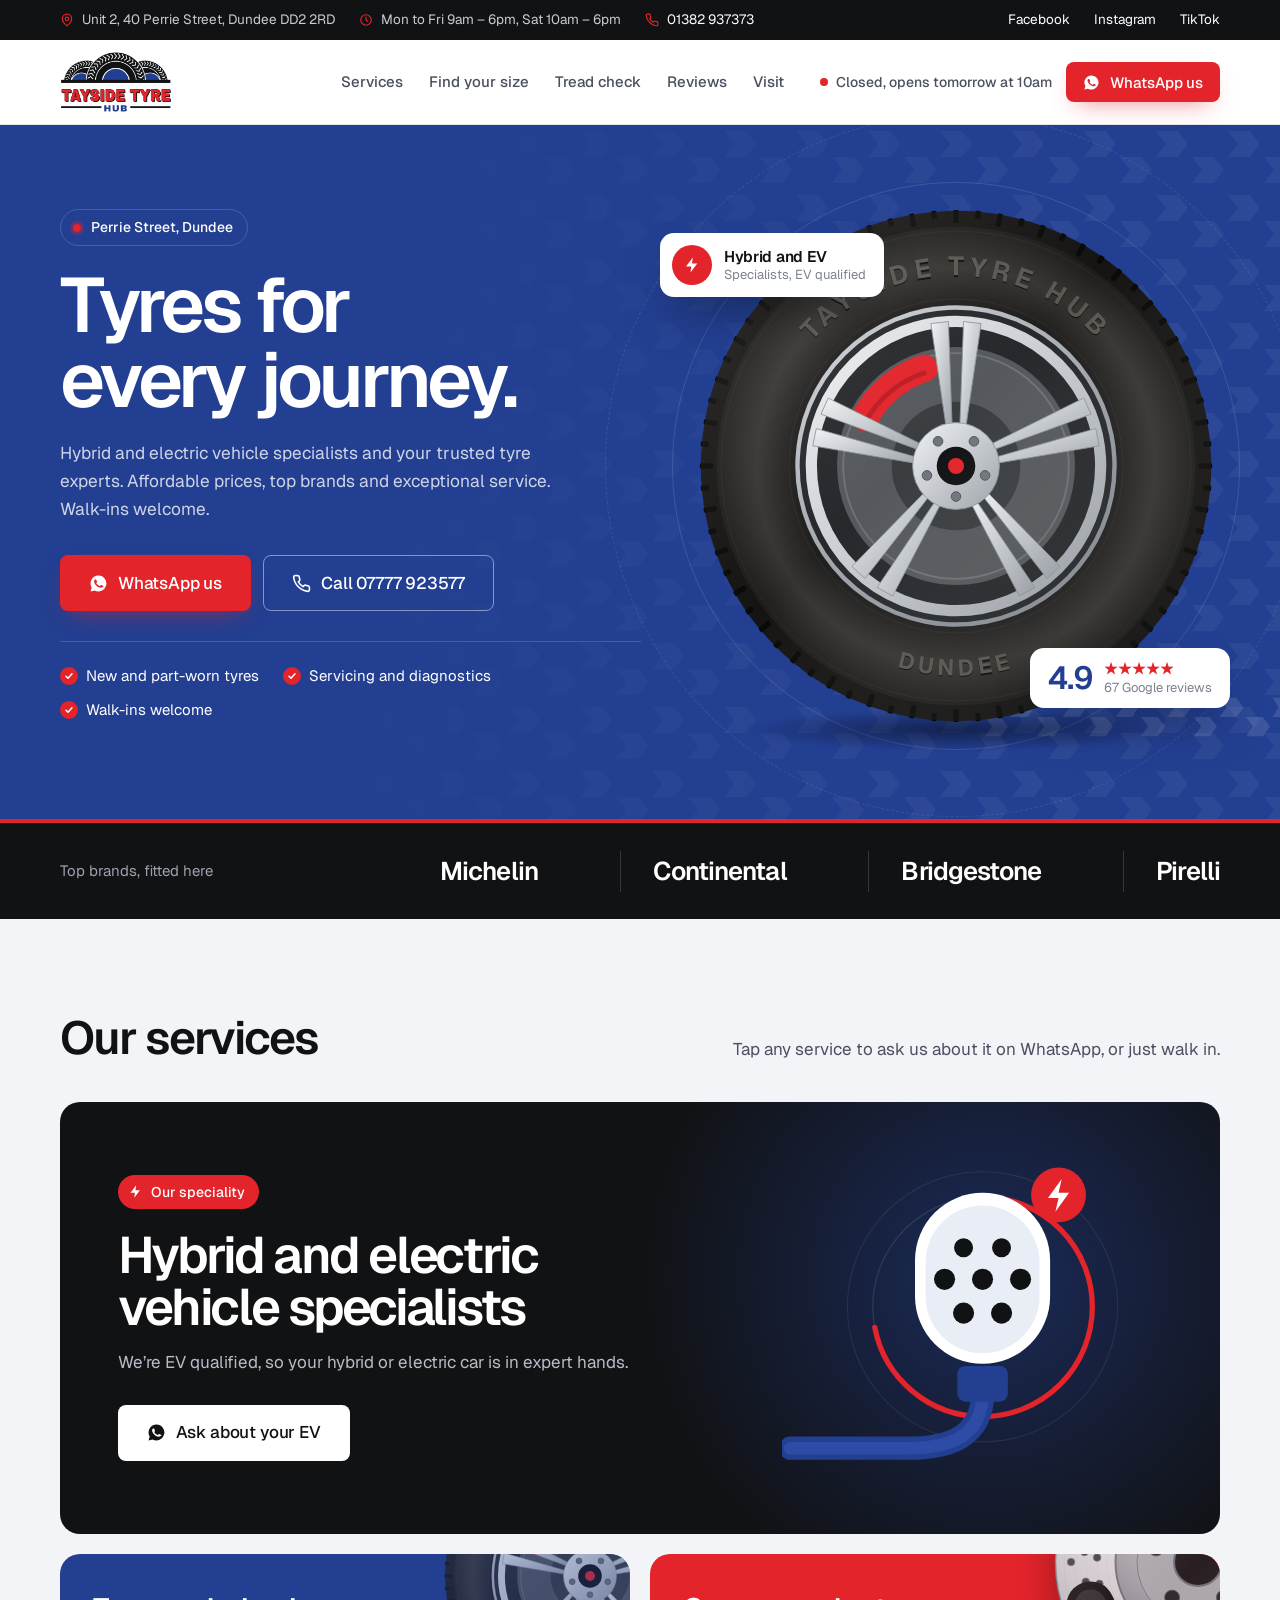
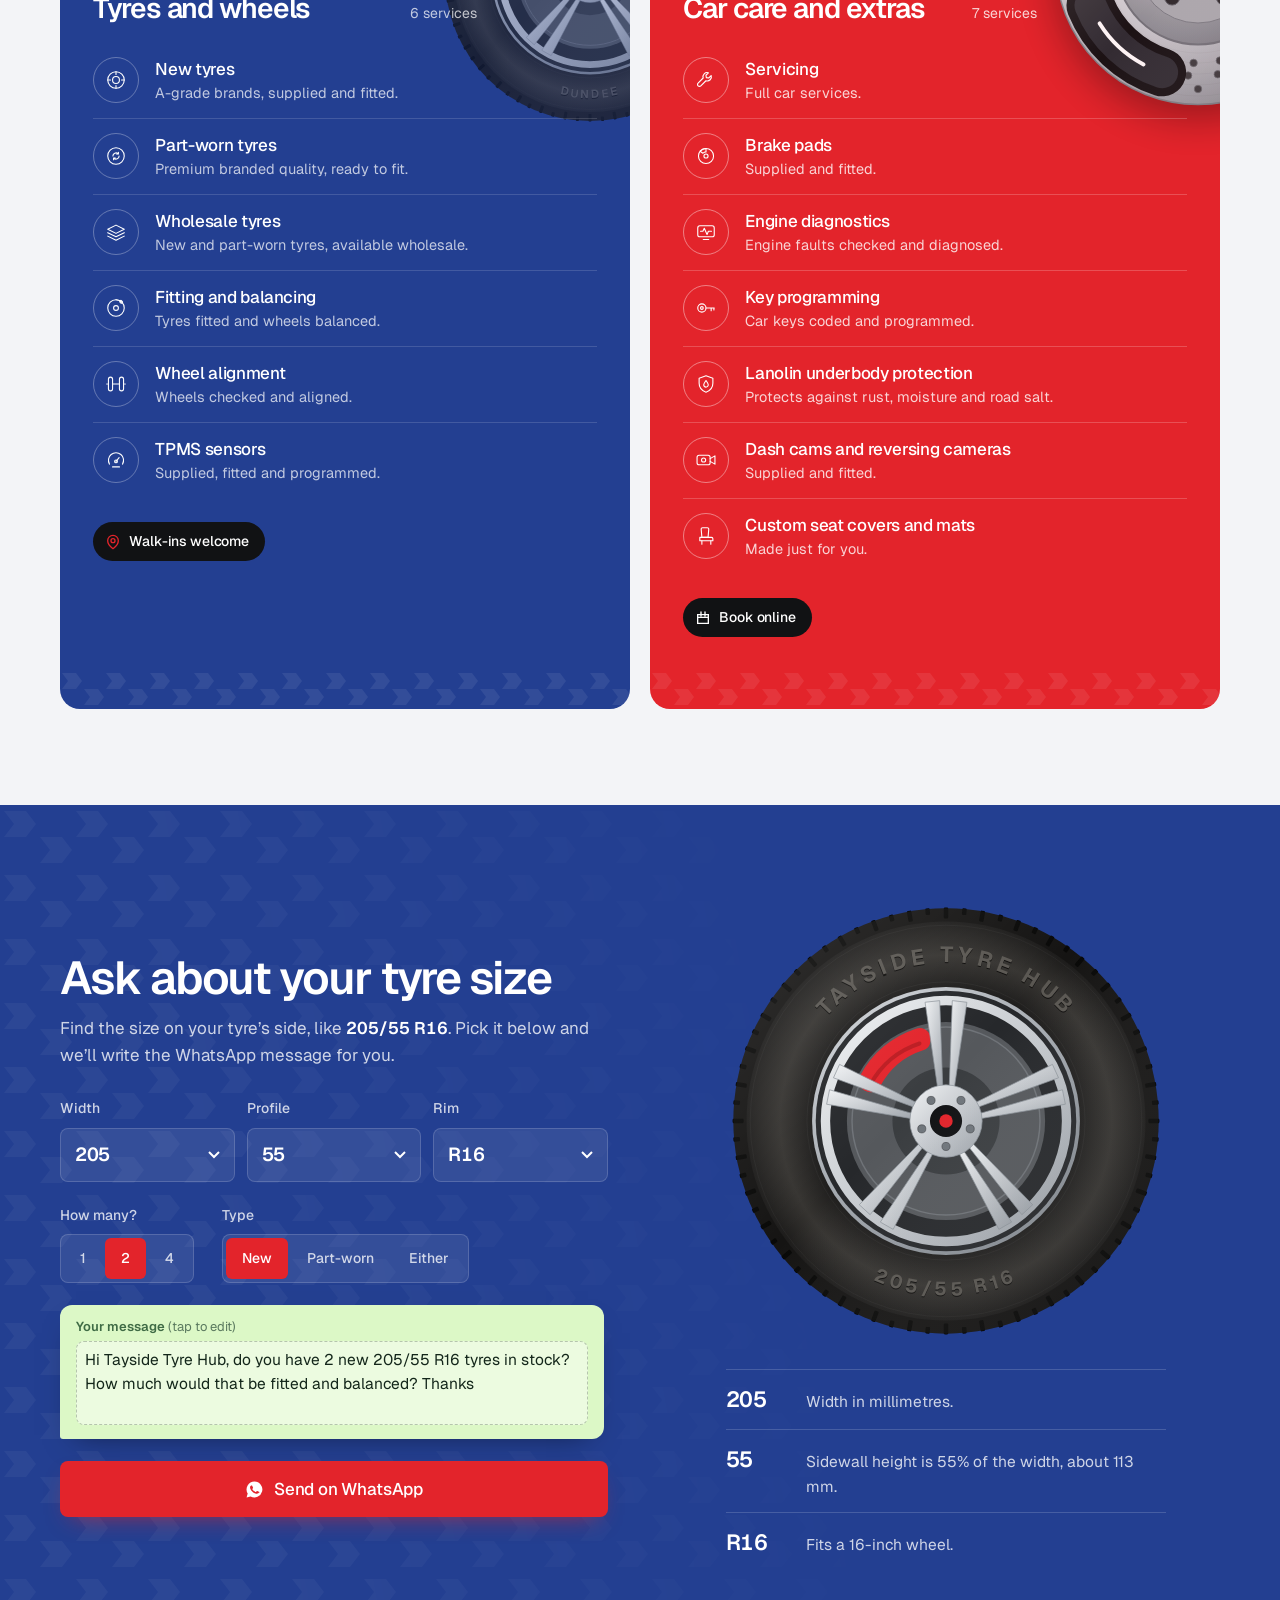
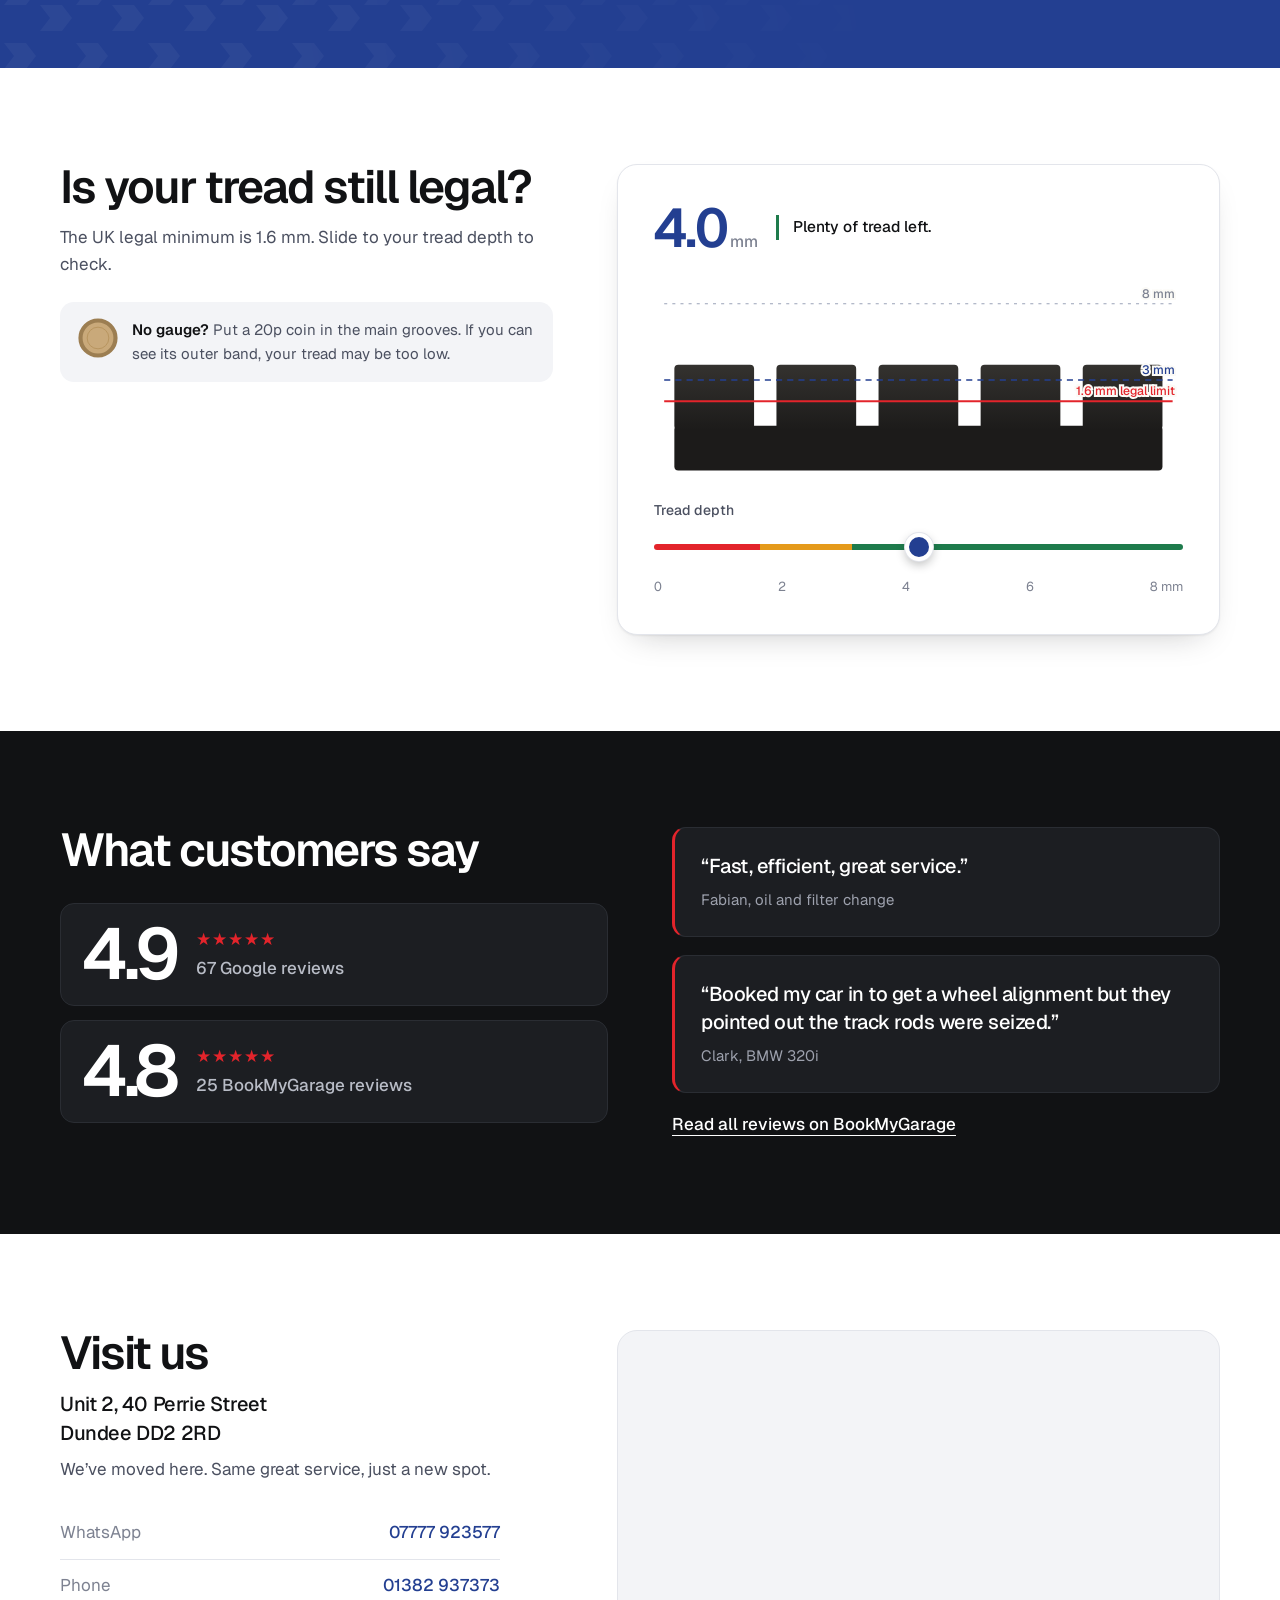
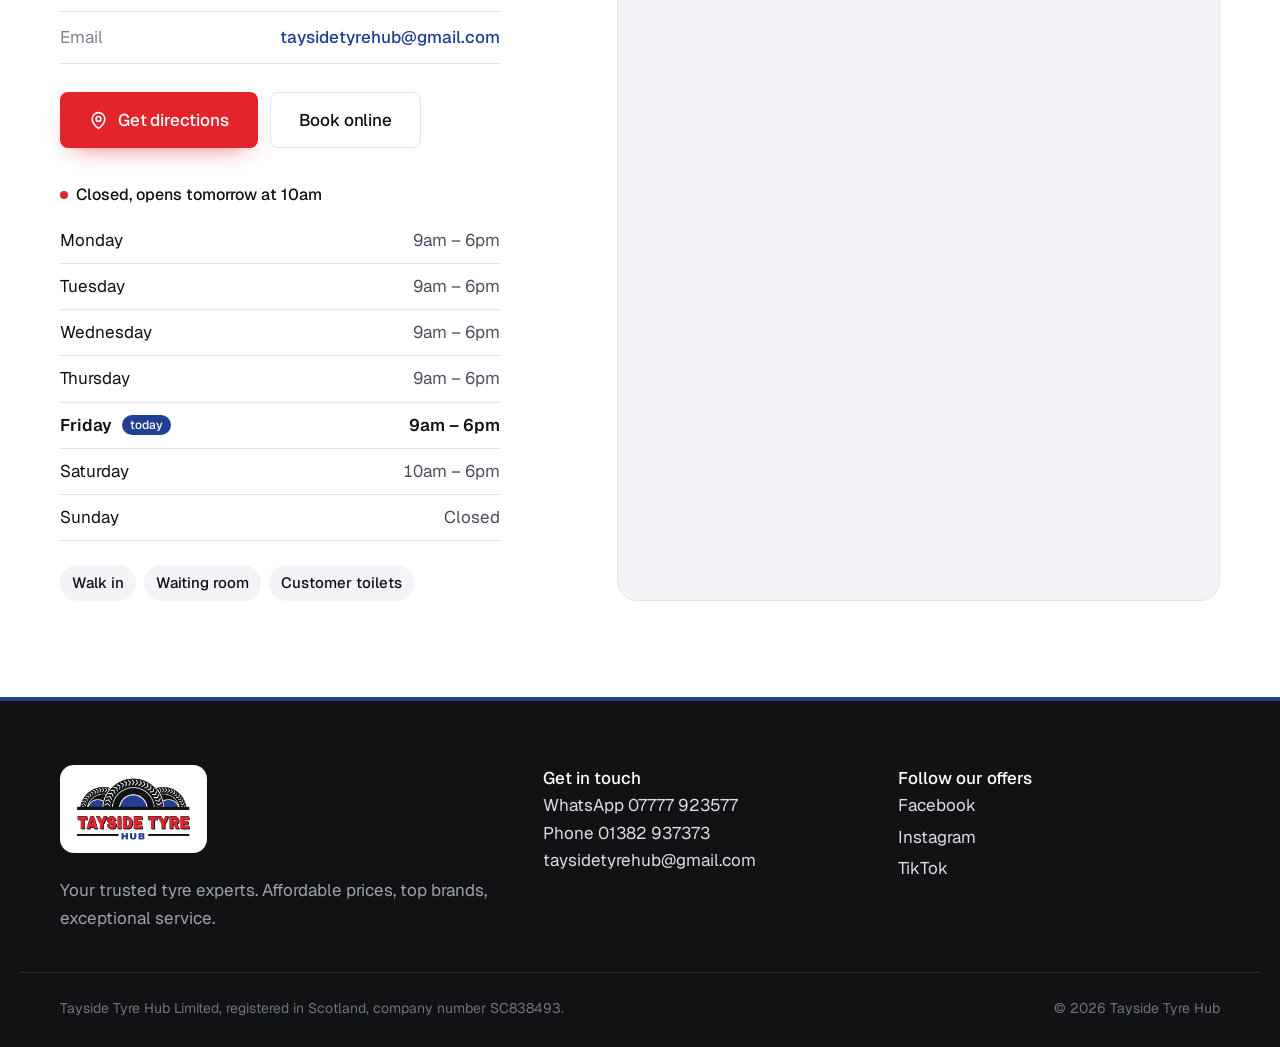
<file: index.html>
<!doctype html>
<html lang="en-GB">
<head>
  <meta charset="utf-8">
  <meta name="viewport" content="width=device-width, initial-scale=1, viewport-fit=cover">
  <title>Tayside Tyre Hub | Tyres, wheel alignment and servicing in Dundee</title>
  <meta name="description" content="Hybrid and electric vehicle specialists and trusted tyre experts in Dundee. New and part-worn tyres, wheel alignment, TPMS sensors, servicing, brake pads, key programming and engine diagnostics. Unit 2, 40 Perrie Street, Dundee DD2 2RD. WhatsApp 07777 923577.">
  <meta name="theme-color" content="#233F91">
  <meta property="og:image" content="assets/logo.png">
  <meta property="og:title" content="Tayside Tyre Hub, Dundee">
  <meta property="og:description" content="Tyres for every journey. Walk in or WhatsApp us on 07777 923577.">
  <meta property="og:type" content="website">
  <link rel="icon" href="assets/favicon.svg" type="image/svg+xml">
  <link rel="preconnect" href="https://fonts.googleapis.com">
  <link rel="preconnect" href="https://fonts.gstatic.com" crossorigin>
  <link href="https://fonts.googleapis.com/css2?family=Geist:wght@400;500;600;700&display=swap" rel="stylesheet">
  <link rel="stylesheet" href="css/styles.css?v=23">
  <script type="application/ld+json">
  {
    "@context": "https://schema.org",
    "@type": "TireShop",
    "name": "Tayside Tyre Hub",
    "logo": "assets/logo.png",
    "telephone": "+441382937373",
    "email": "taysidetyrehub@gmail.com",
    "address": {
      "@type": "PostalAddress",
      "streetAddress": "Unit 2, 40 Perrie Street",
      "addressLocality": "Dundee",
      "postalCode": "DD2 2RD",
      "addressCountry": "GB"
    },
    "openingHoursSpecification": [
      {"@type": "OpeningHoursSpecification", "dayOfWeek": ["Monday","Tuesday","Wednesday","Thursday","Friday"], "opens": "09:00", "closes": "18:00"},
      {"@type": "OpeningHoursSpecification", "dayOfWeek": "Saturday", "opens": "10:00", "closes": "18:00"}
    ],
    "sameAs": [
      "https://www.facebook.com/p/Tayside-Tyre-Hub-61570506190304/",
      "https://www.instagram.com/taysidetyrehub/",
      "https://www.tiktok.com/@tayside.tyre.hub"
    ]
  }
  </script>
</head>
<body>
  <a class="skip" href="#main">Skip to content</a>

  <svg width="0" height="0" style="position:absolute" aria-hidden="true">
    <symbol id="i-wa" viewBox="0 0 24 24"><path fill="currentColor" d="M12 2a10 10 0 0 0-8.6 15.1L2 22l5-1.3A10 10 0 1 0 12 2Zm5.3 14.1c-.2.6-1.3 1.2-1.8 1.2-.5.1-1 .2-3.3-.7-2.8-1.1-4.5-3.9-4.7-4.1-.1-.2-1.1-1.5-1.1-2.9s.7-2 1-2.3c.2-.3.5-.3.7-.3h.5c.2 0 .4 0 .6.5l.9 2.1c.1.2.1.4 0 .5l-.3.5-.4.4c-.1.2-.3.3-.1.6.2.3.8 1.3 1.7 2.1 1.2 1 2.1 1.4 2.4 1.5.3.2.5.1.6-.1l.9-1.1c.2-.3.4-.2.6-.1l2 1c.3.1.5.2.5.3.1.2.1.6-.1 1.2Z"/></symbol>
    <symbol id="i-phone" viewBox="0 0 24 24"><path fill="none" stroke="currentColor" stroke-width="2" stroke-linecap="round" stroke-linejoin="round" d="M22 16.9v3a2 2 0 0 1-2.2 2 19.8 19.8 0 0 1-8.6-3.1 19.5 19.5 0 0 1-6-6A19.8 19.8 0 0 1 2.1 4.2 2 2 0 0 1 4.1 2h3a2 2 0 0 1 2 1.7c.1 1 .4 1.9.7 2.8a2 2 0 0 1-.5 2.1L8 9.9a16 16 0 0 0 6 6l1.3-1.3a2 2 0 0 1 2.1-.4c.9.3 1.8.6 2.8.7a2 2 0 0 1 1.7 2Z"/></symbol>
    <symbol id="i-pin" viewBox="0 0 24 24"><path fill="none" stroke="currentColor" stroke-width="2" stroke-linecap="round" stroke-linejoin="round" d="M20 10c0 6-8 12-8 12s-8-6-8-12a8 8 0 0 1 16 0Z"/><circle cx="12" cy="10" r="3" fill="none" stroke="currentColor" stroke-width="2"/></symbol>
  </svg>

  <div class="topbar">
    <div class="wrap topbar-inner">
      <ul class="topbar-info">
        <li><svg aria-hidden="true"><use href="#i-pin"/></svg>Unit 2, 40 Perrie Street, Dundee DD2 2RD</li>
        <li><svg viewBox="0 0 24 24" aria-hidden="true"><circle cx="12" cy="12" r="9" fill="none" stroke="currentColor" stroke-width="2"/><path d="M12 7v5l3 2" fill="none" stroke="currentColor" stroke-width="2" stroke-linecap="round"/></svg>Mon to Fri 9am – 6pm, Sat 10am – 6pm</li>
        <li><svg aria-hidden="true"><use href="#i-phone"/></svg><a href="tel:+441382937373">01382 937373</a></li>
      </ul>
      <ul class="topbar-social">
        <li><a href="https://www.facebook.com/p/Tayside-Tyre-Hub-61570506190304/" target="_blank" rel="noopener">Facebook</a></li>
        <li><a href="https://www.instagram.com/taysidetyrehub/" target="_blank" rel="noopener">Instagram</a></li>
        <li><a href="https://www.tiktok.com/@tayside.tyre.hub" target="_blank" rel="noopener">TikTok</a></li>
      </ul>
    </div>
  </div>

  <header class="site-header" id="top">
    <div class="wrap header-inner">
      <a class="brand" href="#top">
        <img class="brand-logo" src="assets/logo.png" width="1600" height="887" alt="Tayside Tyre Hub">
      </a>
      <nav class="nav" aria-label="Main">
        <a href="#services">Services</a>
        <a href="#finder">Find your size</a>
        <a href="#tread">Tread check</a>
        <a href="#reviews">Reviews</a>
        <a href="#visit">Visit</a>
      </nav>
      <div class="header-actions">
        <span class="status" data-status><span class="status-dot"></span><span class="status-long" data-status-text>Checking hours</span><span class="status-short" data-status-short></span></span>
        <a class="btn btn-primary btn-sm header-wa" href="https://wa.me/447777923577" target="_blank" rel="noopener">
          <svg aria-hidden="true"><use href="#i-wa"/></svg>WhatsApp us
        </a>
      </div>
    </div>
  </header>

  <main id="main">
    <!-- HERO -->
    <section class="hero" aria-labelledby="hero-title">
      <div class="hero-bg" aria-hidden="true"></div>
      <div class="wrap hero-grid">
        <div class="hero-copy">
          <p class="hero-place"><span class="hero-dot"></span>Perrie Street, Dundee</p>
          <h1 id="hero-title" class="display">Tyres for every journey.</h1>
          <p class="lede">Hybrid and electric vehicle specialists and your trusted tyre experts. Affordable prices, top brands and exceptional service. Walk-ins welcome.</p>
          <div class="hero-ctas">
            <a class="btn btn-primary btn-lg" href="https://wa.me/447777923577" target="_blank" rel="noopener">
              <svg aria-hidden="true"><use href="#i-wa"/></svg>WhatsApp us
            </a>
            <a class="btn btn-ghost btn-lg" href="tel:+447777923577">
              <svg aria-hidden="true"><use href="#i-phone"/></svg>Call 07777 923577
            </a>
          </div>
          <ul class="hero-points">
            <li>New and part-worn tyres</li>
            <li>Servicing and diagnostics</li>
            <li>Walk-ins welcome</li>
          </ul>
        </div>

        <div class="hero-stage">
          <div class="hero-glow" aria-hidden="true"></div>
          <div class="track" aria-hidden="true"></div>
          <div class="hero-wheel" aria-hidden="true">
            <div class="wheel-shadow"></div>
            <div class="wheel-roll">
              <div class="tyre" data-tyre="hero" data-w="205" data-p="55" data-r="16" data-top="TAYSIDE TYRE HUB" data-bottom="DUNDEE"></div>
            </div>
          </div>
          <div class="hero-card hero-card--ev">
            <span class="hero-card-ico"><svg viewBox="0 0 24 24" aria-hidden="true"><path d="M13 2L4 14h7l-1 8 9-12h-7z"/></svg></span>
            <span><strong>Hybrid and EV</strong><small>Specialists, EV qualified</small></span>
          </div>
          <div class="hero-card hero-card--rating">
            <span class="hero-card-num">4.9</span>
            <span><strong class="stars" aria-label="5 stars">★★★★★</strong><small>67 Google reviews</small></span>
          </div>
        </div>
      </div>
    </section>

    <!-- BRANDS -->
    <div class="brands" aria-label="Tyre brands we fit">
      <div class="wrap brands-inner">
        <p class="brands-label">Top brands, fitted here</p>
        <ul class="brands-list">
          <li>Michelin</li>
          <li>Continental</li>
          <li>Bridgestone</li>
          <li>Pirelli</li>
        </ul>
      </div>
    </div>

    <!-- SERVICES -->
    <section class="section services" id="services" aria-labelledby="services-title">
      <div class="wrap">
        <div class="svc-head">
          <h2 id="services-title" class="display-2">Our services</h2>
          <p>Tap any service to ask us about it on WhatsApp, or just walk in.</p>
        </div>

        <article class="ev-feature" aria-labelledby="ev-title">
          <div class="ev-copy">
            <p class="ev-tag"><svg viewBox="0 0 24 24" aria-hidden="true"><path d="M13 2L4 14h7l-1 8 9-12h-7z"/></svg>Our speciality</p>
            <h3 id="ev-title">Hybrid and electric vehicle specialists</h3>
            <p>We’re EV qualified, so your hybrid or electric car is in expert hands.</p>
            <a class="btn btn-light btn-lg" data-ask="my hybrid or electric car" href="https://wa.me/447777923577" target="_blank" rel="noopener">
              <svg aria-hidden="true"><use href="#i-wa"/></svg>Ask about your EV
            </a>
          </div>
          <div class="ev-art" aria-hidden="true">
            <svg viewBox="0 0 360 300">
              <g class="ev-rings" fill="none" stroke="#fff">
                <circle cx="190" cy="140" r="128" stroke-opacity=".08"/>
                <circle cx="190" cy="140" r="104" stroke-opacity=".12"/>
                <circle cx="190" cy="140" r="104" stroke="#E3242B" stroke-width="5" stroke-linecap="round" stroke-dasharray="470 654" transform="rotate(-90 190 140)" class="ev-charge"/>
              </g>
              <path d="M190 222c0 40-30 52-70 52H8" fill="none" stroke="#233F91" stroke-width="22" stroke-linecap="round"/>
              <path d="M190 222c0 40-30 52-70 52H8" fill="none" stroke="#2E4CA6" stroke-width="12" stroke-linecap="round"/>
              <rect x="166" y="196" width="48" height="34" rx="8" fill="#233F91"/>
              <path d="M126 96a64 64 0 0 1 128 0v34a64 64 0 0 1-128 0z" fill="#fff"/>
              <path d="M136 98a54 54 0 0 1 108 0v32a54 54 0 0 1-108 0z" fill="#E9EDF5"/>
              <g fill="#111214">
                <circle cx="172" cy="84" r="9"/><circle cx="208" cy="84" r="9"/>
                <circle cx="154" cy="114" r="10"/><circle cx="190" cy="114" r="10"/><circle cx="226" cy="114" r="10"/>
                <circle cx="172" cy="146" r="10"/><circle cx="208" cy="146" r="10"/>
              </g>
              <g transform="translate(262 34)">
                <circle r="26" fill="#E3242B"/>
                <path d="M3-15l-13 18h10l-3 13 13-18h-10z" fill="#fff"/>
              </g>
            </svg>
          </div>
        </article>

        <div class="svc-panels">
          <article class="svc-panel svc-panel--blue" aria-labelledby="svc-tyres">
            <div class="svc-art" aria-hidden="true">
              <div class="tyre" data-tyre="deco" data-w="225" data-p="45" data-r="18" data-top="TAYSIDE TYRE HUB" data-bottom="DUNDEE"></div>
            </div>
            <header class="svc-panel-head">
              <h3 id="svc-tyres">Tyres and wheels</h3>
              <p>6 services</p>
            </header>
            <ul class="svc-list">
              <li><a class="svc-row" data-ask="new tyres" href="https://wa.me/447777923577" target="_blank" rel="noopener">
                <span class="svc-ico"><svg viewBox="0 0 32 32" aria-hidden="true"><circle cx="16" cy="16" r="12"/><circle cx="16" cy="16" r="5"/><path d="M16 4v4M16 24v4M4 16h4M24 16h4"/></svg></span>
                <span class="svc-txt"><strong>New tyres</strong><span>A-grade brands, supplied and fitted.</span></span>
                <span class="svc-go" aria-hidden="true"><svg><use href="#i-wa"/></svg></span>
              </a></li>
              <li><a class="svc-row" data-ask="part-worn tyres" href="https://wa.me/447777923577" target="_blank" rel="noopener">
                <span class="svc-ico"><svg viewBox="0 0 32 32" aria-hidden="true"><circle cx="16" cy="16" r="12"/><path d="M11.5 16a4.5 4.5 0 0 1 7.6-3.3M20.5 16a4.5 4.5 0 0 1-7.6 3.3"/><path d="M19.5 10.5v2.6h-2.6M12.5 21.5v-2.6h2.6"/></svg></span>
                <span class="svc-txt"><strong>Part-worn tyres</strong><span>Premium branded quality, ready to fit.</span></span>
                <span class="svc-go" aria-hidden="true"><svg><use href="#i-wa"/></svg></span>
              </a></li>
              <li><a class="svc-row" data-ask="wholesale new and part-worn tyres" href="https://wa.me/447777923577" target="_blank" rel="noopener">
                <span class="svc-ico"><svg viewBox="0 0 32 32" aria-hidden="true"><path d="M4 12l12-6 12 6-12 6z"/><path d="M4 17l12 6 12-6M4 22l12 6 12-6"/></svg></span>
                <span class="svc-txt"><strong>Wholesale tyres</strong><span>New and part-worn tyres, available wholesale.</span></span>
                <span class="svc-go" aria-hidden="true"><svg><use href="#i-wa"/></svg></span>
              </a></li>
              <li><a class="svc-row" data-ask="tyre fitting and balancing" href="https://wa.me/447777923577" target="_blank" rel="noopener">
                <span class="svc-ico"><svg viewBox="0 0 32 32" aria-hidden="true"><circle cx="16" cy="16" r="12"/><circle cx="16" cy="16" r="3.5"/><path d="M16 4a12 12 0 0 1 8.5 3.5"/><rect x="21.5" y="5.5" width="4" height="3" rx="1" transform="rotate(45 23.5 7)"/></svg></span>
                <span class="svc-txt"><strong>Fitting and balancing</strong><span>Tyres fitted and wheels balanced.</span></span>
                <span class="svc-go" aria-hidden="true"><svg><use href="#i-wa"/></svg></span>
              </a></li>
              <li><a class="svc-row" data-ask="wheel alignment" href="https://wa.me/447777923577" target="_blank" rel="noopener">
                <span class="svc-ico"><svg viewBox="0 0 32 32" aria-hidden="true"><rect x="5" y="6" width="6" height="20" rx="3"/><rect x="21" y="6" width="6" height="20" rx="3"/><path d="M11 16h10M2.5 16h1M28.5 16h1"/></svg></span>
                <span class="svc-txt"><strong>Wheel alignment</strong><span>Wheels checked and aligned.</span></span>
                <span class="svc-go" aria-hidden="true"><svg><use href="#i-wa"/></svg></span>
              </a></li>
              <li><a class="svc-row" data-ask="TPMS sensors" href="https://wa.me/447777923577" target="_blank" rel="noopener">
                <span class="svc-ico"><svg viewBox="0 0 32 32" aria-hidden="true"><path d="M6.5 22a11 11 0 1 1 19 0"/><path d="M16 18l4.5-5.5"/><circle cx="16" cy="18" r="2"/><path d="M11 26h10"/></svg></span>
                <span class="svc-txt"><strong>TPMS sensors</strong><span>Supplied, fitted and programmed.</span></span>
                <span class="svc-go" aria-hidden="true"><svg><use href="#i-wa"/></svg></span>
              </a></li>
            </ul>
            <p class="svc-foot"><svg aria-hidden="true"><use href="#i-pin"/></svg>Walk-ins welcome</p>
          </article>

          <article class="svc-panel svc-panel--red" aria-labelledby="svc-care">
            <div class="svc-art" aria-hidden="true"><div class="disc" data-disc></div></div>
            <header class="svc-panel-head">
              <h3 id="svc-care">Car care and extras</h3>
              <p>7 services</p>
            </header>
            <ul class="svc-list">
              <li><a class="svc-row" data-ask="a car service" href="https://wa.me/447777923577" target="_blank" rel="noopener">
                <span class="svc-ico"><svg viewBox="0 0 32 32" aria-hidden="true"><path d="M19.5 5.5a6 6 0 0 0-7.6 7.6L4.5 20.5a2.8 2.8 0 0 0 4 4l7.4-7.4a6 6 0 0 0 7.6-7.6l-3.6 3.6-3.4-.6-.6-3.4z"/></svg></span>
                <span class="svc-txt"><strong>Servicing</strong><span>Full car services.</span></span>
                <span class="svc-go" aria-hidden="true"><svg><use href="#i-wa"/></svg></span>
              </a></li>
              <li><a class="svc-row" data-ask="brake pads" href="https://wa.me/447777923577" target="_blank" rel="noopener">
                <span class="svc-ico"><svg viewBox="0 0 32 32" aria-hidden="true"><circle cx="16" cy="16" r="11"/><circle cx="16" cy="16" r="3"/><path d="M7.5 9A11 11 0 0 1 16 5v5a6 6 0 0 0-4.5 2z"/></svg></span>
                <span class="svc-txt"><strong>Brake pads</strong><span>Supplied and fitted.</span></span>
                <span class="svc-go" aria-hidden="true"><svg><use href="#i-wa"/></svg></span>
              </a></li>
              <li><a class="svc-row" data-ask="engine diagnostics" href="https://wa.me/447777923577" target="_blank" rel="noopener">
                <span class="svc-ico"><svg viewBox="0 0 32 32" aria-hidden="true"><rect x="4" y="7" width="24" height="16" rx="3"/><path d="M8 15h3.5l2-4.5 4 9 2-4.5H24M12 27h8"/></svg></span>
                <span class="svc-txt"><strong>Engine diagnostics</strong><span>Engine faults checked and diagnosed.</span></span>
                <span class="svc-go" aria-hidden="true"><svg><use href="#i-wa"/></svg></span>
              </a></li>
              <li><a class="svc-row" data-ask="key programming" href="https://wa.me/447777923577" target="_blank" rel="noopener">
                <span class="svc-ico"><svg viewBox="0 0 32 32" aria-hidden="true"><circle cx="10" cy="16" r="6"/><circle cx="10" cy="16" r="2"/><path d="M16 16h12M23.5 16v4M27.5 16v3"/></svg></span>
                <span class="svc-txt"><strong>Key programming</strong><span>Car keys coded and programmed.</span></span>
                <span class="svc-go" aria-hidden="true"><svg><use href="#i-wa"/></svg></span>
              </a></li>
              <li><a class="svc-row" data-ask="lanolin underbody protection" href="https://wa.me/447777923577" target="_blank" rel="noopener">
                <span class="svc-ico"><svg viewBox="0 0 32 32" aria-hidden="true"><path d="M16 4l10 3.5v7.5c0 6.5-4.5 11-10 13-5.5-2-10-6.5-10-13V7.5z"/><path d="M16 11c2 2.8 3.3 4.3 3.3 6.2a3.3 3.3 0 0 1-6.6 0c0-1.9 1.3-3.4 3.3-6.2z"/></svg></span>
                <span class="svc-txt"><strong>Lanolin underbody protection</strong><span>Protects against rust, moisture and road salt.</span></span>
                <span class="svc-go" aria-hidden="true"><svg><use href="#i-wa"/></svg></span>
              </a></li>
              <li><a class="svc-row" data-ask="a dash cam or reversing camera" href="https://wa.me/447777923577" target="_blank" rel="noopener">
                <span class="svc-ico"><svg viewBox="0 0 32 32" aria-hidden="true"><rect x="3" y="9" width="19" height="14" rx="3"/><path d="M22 14l7-4v12l-7-4"/><circle cx="12.5" cy="16" r="3"/></svg></span>
                <span class="svc-txt"><strong>Dash cams and reversing cameras</strong><span>Supplied and fitted.</span></span>
                <span class="svc-go" aria-hidden="true"><svg><use href="#i-wa"/></svg></span>
              </a></li>
              <li><a class="svc-row" data-ask="custom seat covers and mats" href="https://wa.me/447777923577" target="_blank" rel="noopener">
                <span class="svc-ico"><svg viewBox="0 0 32 32" aria-hidden="true"><path d="M11 4h7a2 2 0 0 1 2 2.2L19 18h-9L9 6.2A2 2 0 0 1 11 4z"/><path d="M7 18h17a2 2 0 0 1 2 2v3H7z"/><path d="M10 23v5M23 23v5"/></svg></span>
                <span class="svc-txt"><strong>Custom seat covers and mats</strong><span>Made just for you.</span></span>
                <span class="svc-go" aria-hidden="true"><svg><use href="#i-wa"/></svg></span>
              </a></li>
            </ul>
            <a class="svc-foot" href="https://bookmygarage.com/garage-detail/tayside-tyre-hubdd23en/" target="_blank" rel="noopener"><svg viewBox="0 0 24 24" aria-hidden="true"><path d="M4 7h16v13H4zM4 11h16M9 3v6M15 3v6" fill="none" stroke="currentColor" stroke-width="2" stroke-linecap="round"/></svg>Book online</a>
          </article>
        </div>
      </div>
    </section>

    <!-- FINDER -->
    <section class="section finder" id="finder" aria-labelledby="finder-title">
      <div class="wrap finder-grid">
        <div class="finder-copy">
          <h2 id="finder-title" class="display-2">Ask about your tyre size</h2>
          <p class="finder-intro">Find the size on your tyre’s side, like <b>205/55 R16</b>. Pick it below and we’ll write the WhatsApp message for you.</p>

          <form class="finder-form" id="finder-form" novalidate>
            <div class="field-row">
              <div class="field">
                <label for="f-width">Width</label>
                <select id="f-width" name="width"></select>
              </div>
              <div class="field">
                <label for="f-profile">Profile</label>
                <select id="f-profile" name="profile"></select>
              </div>
              <div class="field">
                <label for="f-rim">Rim</label>
                <select id="f-rim" name="rim"></select>
              </div>
            </div>

            <div class="seg-row">
              <fieldset class="field">
                <legend>How many?</legend>
                <div class="seg">
                  <label><input type="radio" name="qty" value="1"><span>1</span></label>
                  <label><input type="radio" name="qty" value="2" checked><span>2</span></label>
                  <label><input type="radio" name="qty" value="4"><span>4</span></label>
                </div>
              </fieldset>
              <fieldset class="field">
                <legend>Type</legend>
                <div class="seg">
                  <label><input type="radio" name="kind" value="new" checked><span>New</span></label>
                  <label><input type="radio" name="kind" value="part-worn"><span>Part-worn</span></label>
                  <label><input type="radio" name="kind" value="either"><span>Either</span></label>
                </div>
              </fieldset>
            </div>

            <div class="message-preview">
              <div class="message-top">
                <label class="message-label" for="wa-message">Your message <span>(tap to edit)</span></label>
                <button type="button" class="message-reset" id="wa-reset" hidden>Reset message</button>
              </div>
              <textarea id="wa-message" name="message" rows="3" spellcheck="true"></textarea>
              <p class="message-error" id="wa-error" role="alert" hidden>Write a message before sending.</p>
            </div>

            <a class="btn btn-primary btn-lg btn-block" id="wa-send" href="https://wa.me/447777923577" target="_blank" rel="noopener">
              <svg aria-hidden="true"><use href="#i-wa"/></svg><span id="wa-send-label">Send on WhatsApp</span>
            </a>
          </form>
        </div>

        <div class="finder-visual">
          <div class="tyre tyre-finder" data-tyre="finder" data-w="205" data-p="55" data-r="16" data-top="TAYSIDE TYRE HUB" data-bottom="205/55 R16"></div>
          <dl class="decode" aria-live="polite">
            <div><dt id="d-w-k">205</dt><dd id="d-w">Width in millimetres.</dd></div>
            <div><dt id="d-p-k">55</dt><dd id="d-p">Sidewall height as a % of the width.</dd></div>
            <div><dt id="d-r-k">R16</dt><dd id="d-r">Fits a 16-inch wheel.</dd></div>
          </dl>
        </div>
      </div>
    </section>

    <!-- TREAD -->
    <section class="section tread" id="tread" aria-labelledby="tread-title">
      <div class="wrap tread-grid">
        <div class="tread-copy">
          <h2 id="tread-title" class="display-2">Is your tread still legal?</h2>
          <p>The UK legal minimum is 1.6 mm. Slide to your tread depth to check.</p>
        </div>

        <div class="gauge">
          <div class="gauge-readout">
            <output id="tread-out" for="tread-range"><span id="tread-mm">4.0</span><small>mm</small></output>
            <p class="verdict" id="tread-verdict" data-level="ok">Plenty of tread left.</p>
          </div>
          <svg class="tread-svg" id="tread-svg" viewBox="0 0 520 220" role="img" aria-label="Cross-section of a tyre tread showing the selected depth">
            <defs>
              <linearGradient id="rubberCut" x1="0" y1="0" x2="0" y2="1">
                <stop offset="0" stop-color="#34322F"/>
                <stop offset="1" stop-color="#1C1B1A"/>
              </linearGradient>
            </defs>
            <rect x="20" y="160" width="480" height="44" rx="4" fill="#1C1B1A"/>
            <g id="tread-blocks"></g>
            <g class="tread-lines">
              <line id="line-new" x1="10" x2="510" stroke="#9AA3B8" stroke-dasharray="3 5"/>
              <line id="line-3" x1="10" x2="510" stroke="#233F91" stroke-dasharray="6 5" stroke-width="1.5"/>
              <line id="line-legal" x1="10" x2="510" stroke="#E3242B" stroke-width="2"/>
              <text id="t-new" x="512" text-anchor="end" class="tl">8 mm</text>
              <text id="t-3" x="512" text-anchor="end" class="tl tl-blue">3 mm</text>
              <text id="t-legal" x="512" text-anchor="end" class="tl tl-red">1.6 mm legal limit</text>
            </g>
          </svg>
          <label class="range-label" for="tread-range">Tread depth</label>
          <input type="range" id="tread-range" min="0" max="8" step="0.1" value="4">
          <div class="range-scale" aria-hidden="true"><span>0</span><span>2</span><span>4</span><span>6</span><span>8 mm</span></div>
        </div>

        <div class="coin">
          <svg viewBox="0 0 48 48" aria-hidden="true"><circle cx="24" cy="24" r="21" fill="#C9A97A"/><circle cx="24" cy="24" r="21" fill="none" stroke="#9C7E52" stroke-width="5"/><circle cx="24" cy="24" r="13" fill="none" stroke="#B8955F" stroke-width="1.2"/></svg>
          <p><b>No gauge?</b> Put a 20p coin in the main grooves. If you can see its outer band, your tread may be too low.</p>
        </div>
      </div>
    </section>

    <!-- REVIEWS -->
    <section class="section reviews" id="reviews" aria-labelledby="reviews-title">
      <div class="wrap">
        <div class="reviews-grid">
          <div>
            <h2 id="reviews-title" class="display-2">What customers say</h2>
            <div class="ratings">
              <div class="rating">
                <span class="rating-num" data-count="4.9">4.9</span>
                <span class="rating-meta"><span class="stars" aria-hidden="true">★★★★★</span>67 Google reviews</span>
              </div>
              <div class="rating">
                <span class="rating-num" data-count="4.8">4.8</span>
                <span class="rating-meta"><span class="stars" aria-hidden="true">★★★★★</span>25 BookMyGarage reviews</span>
              </div>
            </div>
          </div>
          <div class="reviews-body">
            <figure class="quote">
              <blockquote>“Fast, efficient, great service.”</blockquote>
              <figcaption>Fabian, oil and filter change</figcaption>
            </figure>
            <figure class="quote">
              <blockquote>“Booked my car in to get a wheel alignment but they pointed out the track rods were seized.”</blockquote>
              <figcaption>Clark, BMW 320i</figcaption>
            </figure>
            <a class="link" href="https://bookmygarage.com/garage-detail/tayside-tyre-hubdd23en/" target="_blank" rel="noopener">Read all reviews on BookMyGarage</a>
          </div>
        </div>
      </div>
    </section>

    <!-- VISIT -->
    <section class="section visit" id="visit" aria-labelledby="visit-title">
      <div class="wrap visit-grid">
        <div class="visit-info">
          <h2 id="visit-title" class="display-2">Visit us</h2>
          <address>
            Unit 2, 40 Perrie Street<br>
            Dundee DD2 2RD
          </address>
          <p class="moved">We’ve moved here. Same great service, just a new spot.</p>

          <ul class="contact-list">
            <li><span>WhatsApp</span><a href="https://wa.me/447777923577" target="_blank" rel="noopener">07777 923577</a></li>
            <li><span>Phone</span><a href="tel:+441382937373">01382 937373</a></li>
            <li><span>Email</span><a href="mailto:taysidetyrehub@gmail.com">taysidetyrehub@gmail.com</a></li>
          </ul>

          <div class="visit-ctas">
            <a class="btn btn-primary btn-lg" href="https://www.google.com/maps/dir/?api=1&amp;destination=Tayside+Tyre+Hub,+40+Perrie+Street,+Dundee+DD2+2RD" target="_blank" rel="noopener">
              <svg aria-hidden="true"><use href="#i-pin"/></svg>Get directions
            </a>
            <a class="btn btn-outline btn-lg" href="https://bookmygarage.com/garage-detail/tayside-tyre-hubdd23en/" target="_blank" rel="noopener">Book online</a>
          </div>

          <div class="hours">
            <p class="status status-lg" data-status><span class="status-dot"></span><span data-status-text>Checking hours</span></p>
            <table>
              <caption class="visually-hidden">Opening hours</caption>
              <tbody>
                <tr data-day="1"><th scope="row">Monday</th><td>9am – 6pm</td></tr>
                <tr data-day="2"><th scope="row">Tuesday</th><td>9am – 6pm</td></tr>
                <tr data-day="3"><th scope="row">Wednesday</th><td>9am – 6pm</td></tr>
                <tr data-day="4"><th scope="row">Thursday</th><td>9am – 6pm</td></tr>
                <tr data-day="5"><th scope="row">Friday</th><td>9am – 6pm</td></tr>
                <tr data-day="6"><th scope="row">Saturday</th><td>10am – 6pm</td></tr>
                <tr data-day="0"><th scope="row">Sunday</th><td>Closed</td></tr>
              </tbody>
            </table>
          </div>

          <ul class="amenities">
            <li>Walk in</li>
            <li>Waiting room</li>
            <li>Customer toilets</li>
          </ul>
        </div>
        <div class="map">
          <iframe title="Map showing Tayside Tyre Hub at 40 Perrie Street, Dundee" loading="lazy" referrerpolicy="no-referrer-when-downgrade" src="https://maps.google.com/maps?q=40%20Perrie%20Street%2C%20Dundee%20DD2%202RD&amp;z=16&amp;output=embed"></iframe>
        </div>
      </div>
    </section>
  </main>

  <footer class="site-footer">
    <div class="wrap footer-grid">
      <div>
        <span class="footer-logo"><img src="assets/logo.png" width="1600" height="887" alt="Tayside Tyre Hub" loading="lazy"></span>
        <p>Your trusted tyre experts. Affordable prices, top brands, exceptional service.</p>
      </div>
      <div>
        <p class="footer-h">Get in touch</p>
        <p><a href="https://wa.me/447777923577" target="_blank" rel="noopener">WhatsApp 07777 923577</a><br><a href="tel:+441382937373">Phone 01382 937373</a><br><a href="mailto:taysidetyrehub@gmail.com">taysidetyrehub@gmail.com</a></p>
      </div>
      <div>
        <p class="footer-h">Follow our offers</p>
        <ul class="socials">
          <li><a href="https://www.facebook.com/p/Tayside-Tyre-Hub-61570506190304/" target="_blank" rel="noopener">Facebook</a></li>
          <li><a href="https://www.instagram.com/taysidetyrehub/" target="_blank" rel="noopener">Instagram</a></li>
          <li><a href="https://www.tiktok.com/@tayside.tyre.hub" target="_blank" rel="noopener">TikTok</a></li>
        </ul>
      </div>
    </div>
    <div class="wrap footer-legal">
      <p>Tayside Tyre Hub Limited, registered in Scotland, company number SC838493.</p>
      <p>© <span data-year>2026</span> Tayside Tyre Hub</p>
    </div>
  </footer>

  <nav class="mobile-bar" aria-label="Quick contact">
    <a href="https://wa.me/447777923577" target="_blank" rel="noopener" class="mb-wa"><svg aria-hidden="true"><use href="#i-wa"/></svg>WhatsApp</a>
    <a href="tel:+447777923577"><svg aria-hidden="true"><use href="#i-phone"/></svg>Call</a>
    <a href="https://www.google.com/maps/dir/?api=1&amp;destination=Tayside+Tyre+Hub,+40+Perrie+Street,+Dundee+DD2+2RD" target="_blank" rel="noopener"><svg aria-hidden="true"><use href="#i-pin"/></svg>Directions</a>
  </nav>

  <script src="js/main.js?v=23"></script>
</body>
</html>
</file>
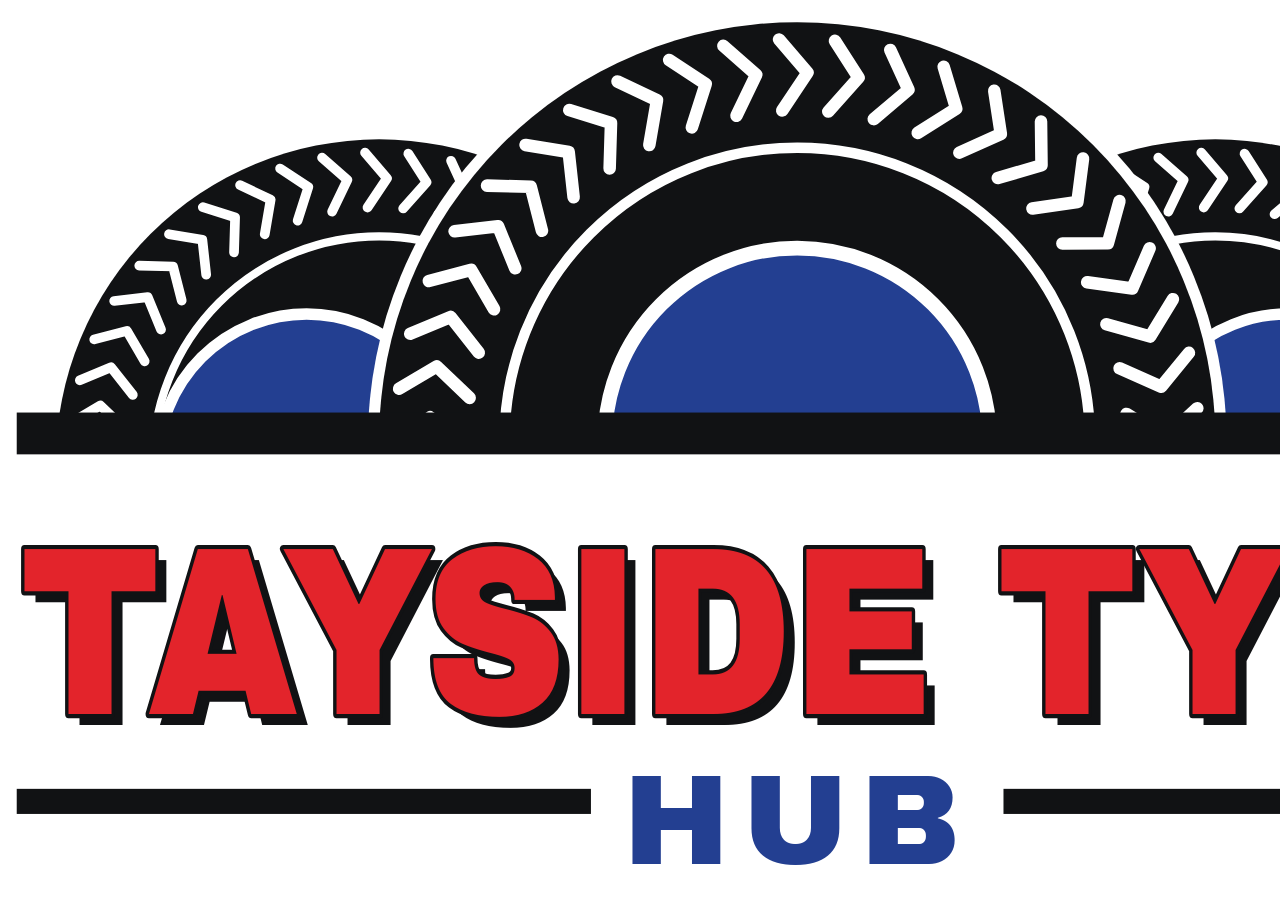
<file: assets/logo-source.html>
<!doctype html>
<html>
<head>
<meta charset="utf-8">
<link href="https://fonts.googleapis.com/css2?family=Archivo+Black&display=block" rel="stylesheet">
<style>
  html, body { margin: 0; padding: 0; background: transparent; }
  svg { display: block; width: 1600px; height: auto; }
  .word { font-family: "Archivo Black", sans-serif; }
</style>
</head>
<body>
<svg id="logo" xmlns="http://www.w3.org/2000/svg" viewBox="34 48 574 318"></svg>
<script>
(function () {
  var NS = "http://www.w3.org/2000/svg";
  var BLACK = "#111214", RED = "#E3242B", BLUE = "#233F91";
  function polar(cx, cy, r, deg) { var a = (deg - 90) * Math.PI / 180; return [cx + r * Math.cos(a), cy + r * Math.sin(a)]; }
  function f(n) { return Math.round(n * 100) / 100; }

  function tyre(cx, cy, r, hubShift) {
    var s = "";
    s += '<circle cx="' + cx + '" cy="' + cy + '" r="' + (r + 4) + '" fill="#fff"/>';           // white halo separates overlapping tyres
    s += '<circle cx="' + cx + '" cy="' + cy + '" r="' + r + '" fill="' + BLACK + '"/>';
    // chevron tread marks around the visible top arc
    for (var a = -96; a <= 96; a += 8) {
      var p1 = polar(cx, cy, r * 0.79, a - 2.6), p2 = polar(cx, cy, r * 0.88, a + 1.6), p3 = polar(cx, cy, r * 0.96, a - 2.6);
      s += '<path d="M' + f(p1[0]) + ' ' + f(p1[1]) + 'L' + f(p2[0]) + ' ' + f(p2[1]) + 'L' + f(p3[0]) + ' ' + f(p3[1]) + '" fill="none" stroke="#fff" stroke-width="' + f(r * 0.03) + '" stroke-linecap="round" stroke-linejoin="round"/>';
    }
    s += '<circle cx="' + cx + '" cy="' + cy + '" r="' + f(r * 0.7) + '" fill="' + BLACK + '" stroke="#fff" stroke-width="' + f(r * 0.025) + '"/>';
    s += '<circle cx="' + f(cx + hubShift) + '" cy="' + cy + '" r="' + f(r * 0.46) + '" fill="' + BLUE + '" stroke="#fff" stroke-width="' + f(r * 0.035) + '"/>';
    return s;
  }

  var svg = document.getElementById("logo");
  var s = '<defs><clipPath id="above"><rect x="0" y="0" width="640" height="200"/></clipPath></defs>';
  s += '<g clip-path="url(#above)">';
  s += tyre(170, 214, 116, -26);
  s += tyre(470, 214, 116, 26);
  s += tyre(320, 206, 150, 0);
  s += '</g>';
  s += '<rect x="40" y="196" width="560" height="15" fill="' + BLACK + '"/>';
  // wordmark: black offset shadow, then outlined red letters
  s += '<text class="word" x="41" y="304" font-size="86" textLength="560" lengthAdjust="spacingAndGlyphs" fill="' + BLACK + '" transform="translate(4 4)">TAYSIDE TYRE</text>';
  s += '<text class="word" x="41" y="304" font-size="86" textLength="560" lengthAdjust="spacingAndGlyphs" fill="' + RED + '" stroke="' + BLACK + '" stroke-width="3" paint-order="stroke" stroke-linejoin="round">TAYSIDE TYRE</text>';
  s += '<rect x="40" y="331" width="206" height="9" fill="' + BLACK + '"/>';
  s += '<rect x="394" y="331" width="206" height="9" fill="' + BLACK + '"/>';
  s += '<text class="word" x="320" y="358" font-size="46" text-anchor="middle" letter-spacing="4" fill="' + BLUE + '">HUB</text>';
  svg.innerHTML = s;
})();
</script>
</body>
</html>
</file>
<file: css/styles.css>
/* ==========================================================
   Tayside Tyre Hub
   Palette: straight from the logo — one blue, one red, black, white
   Type: Geist, one neo-grotesk family throughout
   ========================================================== */
:root {
  --blue: #233F91;                 /* the only blue on the site */
  --red: #E3242B;
  --red-700: #C21A21;
  --black: #111214;
  --black-2: #1C1E22;
  --black-3: #2A2D33;
  --white: #FFFFFF;
  --mist: #F3F4F7;
  --line: #E3E5EB;
  --ink: #111214;
  --ink-2: #4B5060;
  --ink-3: #7D8291;
  --green: #1E7B4C;
  --amber: #E59A1A;

  --on-blue-2: rgba(255, 255, 255, .78);
  --on-blue-line: rgba(255, 255, 255, .16);
  --on-blue-fill: rgba(255, 255, 255, .08);

  --font: "Geist", "Inter", "Helvetica Neue", Helvetica, Arial, sans-serif;

  --radius-s: 8px;
  --radius-m: 14px;
  --radius-l: 20px;
  --wrap: 1240px;
  --gutter: clamp(16px, 4vw, 40px);

  --shadow-soft: 0 1px 2px rgba(17, 18, 20, .06), 0 14px 34px -18px rgba(17, 18, 20, .28);
  --shadow-float: 0 24px 48px -18px rgba(0, 0, 0, .5);
  --ease-out: cubic-bezier(.2, .8, .2, 1);
  --t-fast: 160ms;
  --t-med: 280ms;
}

*, *::before, *::after { box-sizing: border-box; }

html { scroll-behavior: smooth; scroll-padding-top: 88px; -webkit-text-size-adjust: 100%; }

body {
  margin: 0;
  font-family: var(--font);
  font-size: 1.0625rem;
  font-weight: 400;
  line-height: 1.6;
  color: var(--ink);
  background: var(--white);
  -webkit-font-smoothing: antialiased;
  text-rendering: optimizeLegibility;
  overflow-x: hidden;
}

img, svg { display: block; max-width: 100%; }
a { color: inherit; }
b, strong { font-weight: 600; }
p { margin: 0 0 1em; }

:focus-visible { outline: 2px solid var(--blue); outline-offset: 3px; border-radius: 4px; }

.skip { position: absolute; left: 16px; top: -60px; background: var(--black); color: #fff; padding: 10px 14px; border-radius: var(--radius-s); z-index: 100; text-decoration: none; }
.skip:focus { top: 12px; }
.visually-hidden { position: absolute !important; width: 1px; height: 1px; overflow: hidden; clip: rect(0 0 0 0); white-space: nowrap; }

.wrap { width: 100%; max-width: var(--wrap); margin: 0 auto; padding: 0 var(--gutter); }

/* ---------- Type ---------- */
.display {
  font-size: clamp(2.75rem, 6vw, 5.25rem);
  font-weight: 600; line-height: .98; letter-spacing: -0.05em;
  margin: 0 0 22px; text-wrap: balance;
}
.display-2 {
  font-size: clamp(2rem, 3.6vw, 3rem);
  font-weight: 600; line-height: 1.04; letter-spacing: -0.045em;
  margin: 0 0 12px; color: var(--ink); text-wrap: balance;
}
.lede { font-size: clamp(1.0625rem, 1.35vw, 1.1875rem); max-width: 31em; margin: 0 0 32px; }

/* ---------- Buttons ---------- */
.btn {
  display: inline-flex; align-items: center; justify-content: center; gap: 10px;
  min-height: 48px; padding: 0 22px;
  font: 500 1rem/1 var(--font); letter-spacing: -0.01em;
  text-decoration: none; border-radius: var(--radius-s);
  border: 1px solid transparent; cursor: pointer; white-space: nowrap;
  transition: background-color var(--t-fast) ease, color var(--t-fast) ease, border-color var(--t-fast) ease, transform var(--t-fast) ease, box-shadow var(--t-med) ease;
}
.btn svg { width: 19px; height: 19px; flex-shrink: 0; }
.btn-lg { min-height: 56px; padding: 0 28px; font-size: 1.0625rem; }
.btn-sm { min-height: 40px; padding: 0 16px; font-size: .9375rem; }
.btn-sm svg { width: 17px; height: 17px; }
.btn-block { width: 100%; }
.btn:active { transform: translateY(1px); }

.btn-primary { background: var(--red); color: #fff; box-shadow: 0 10px 24px -12px rgba(227, 36, 43, .7); }
.btn-primary:hover { background: var(--red-700); }
.btn-ghost { background: transparent; color: #fff; border-color: rgba(255, 255, 255, .45); }
.btn-ghost:hover { background: #fff; color: var(--blue); border-color: #fff; }
.btn-outline { background: var(--white); color: var(--ink); border-color: var(--line); }
.btn-outline:hover { border-color: var(--ink); }
.btn-light { background: #fff; color: var(--ink); }
.btn-light:hover { background: var(--mist); }

.link { font-weight: 500; color: var(--blue); text-decoration: underline; text-decoration-thickness: 1px; text-underline-offset: 5px; }
.link:hover { color: var(--red); }

/* ---------- Top bar ---------- */
.topbar { background: var(--black); color: #C9CCD4; font-size: .8438rem; }
.topbar-inner { display: flex; align-items: center; justify-content: space-between; gap: 24px; min-height: 40px; }
.topbar ul { list-style: none; margin: 0; padding: 0; display: flex; align-items: center; gap: 24px; }
.topbar-info li { display: inline-flex; align-items: center; gap: 8px; }
.topbar-info svg { width: 14px; height: 14px; color: var(--red); }
.topbar a { color: #fff; text-decoration: none; }
.topbar a:hover { text-decoration: underline; text-underline-offset: 3px; }
.topbar-social { gap: 18px; }

/* ---------- Header ---------- */
.site-header { position: sticky; top: 0; z-index: 50; background: #fff; border-bottom: 1px solid var(--line); }
.site-header.scrolled { box-shadow: 0 8px 24px -16px rgba(17, 18, 20, .35); }
.header-inner { display: flex; align-items: center; gap: 24px; height: 84px; }
.brand { display: flex; align-items: center; flex-shrink: 0; }
.brand-logo { height: 62px; width: auto; }

.nav { display: flex; gap: 2px; margin-left: auto; }
.nav a { text-decoration: none; font-weight: 500; font-size: .9375rem; padding: 8px 12px; border-radius: var(--radius-s); color: var(--ink-2); transition: color var(--t-fast) ease, background-color var(--t-fast) ease; }
.nav a:hover { color: var(--blue); background: var(--mist); }

.header-actions { display: flex; align-items: center; gap: 14px; }
.status { display: inline-flex; align-items: center; gap: 8px; font-size: .875rem; font-weight: 500; color: var(--ink-2); white-space: nowrap; }
.status-short { display: none; }
.status-dot { width: 8px; height: 8px; border-radius: 50%; background: var(--line); flex-shrink: 0; }
.status.is-open .status-dot { background: var(--green); animation: pulse 2.4s infinite; }
.status.is-closed .status-dot { background: var(--red); }
@keyframes pulse { 0% { box-shadow: 0 0 0 0 rgba(30, 123, 76, .45); } 70% { box-shadow: 0 0 0 8px rgba(30, 123, 76, 0); } 100% { box-shadow: 0 0 0 0 rgba(30, 123, 76, 0); } }

/* ---------- Hero (brand blue) ---------- */
.hero { position: relative; overflow: hidden; isolation: isolate; background: var(--blue); color: #fff; padding: clamp(48px, 6vw, 84px) 0 clamp(56px, 7vw, 96px); }
.hero-bg {
  position: absolute; inset: 0; z-index: -1; pointer-events: none;
  background-image: url("data:image/svg+xml,%3Csvg xmlns='http://www.w3.org/2000/svg' width='72' height='64'%3E%3Cpath d='M4 6h22l10 13-10 13H4l10-13z M40 32h22l10 13-10 13H40l10-13z' fill='%23fff'/%3E%3C/svg%3E");
  background-size: 72px 64px;
  opacity: .045;
  -webkit-mask-image: linear-gradient(100deg, transparent 30%, #000 75%);
          mask-image: linear-gradient(100deg, transparent 30%, #000 75%);
}
.hero-grid { display: grid; grid-template-columns: minmax(0, 1.1fr) minmax(0, 1fr); gap: clamp(24px, 4vw, 64px); align-items: center; }
.hero-copy { position: relative; z-index: 2; }
.hero-place {
  display: inline-flex; align-items: center; gap: 10px; margin: 0 0 22px;
  padding: 6px 14px 6px 12px; border: 1px solid var(--on-blue-line); border-radius: 999px;
  font-weight: 500; font-size: .875rem; color: #fff;
}
.hero-dot { width: 8px; height: 8px; border-radius: 50%; background: var(--red); box-shadow: 0 0 0 3px rgba(227, 36, 43, .3); }
.hero .lede { color: var(--on-blue-2); }
.hero-ctas { display: flex; flex-wrap: wrap; gap: 12px; margin-bottom: 30px; }
.hero-points { list-style: none; margin: 0; padding: 22px 0 0; display: flex; flex-wrap: wrap; gap: 10px 24px; border-top: 1px solid var(--on-blue-line); }
.hero-points li { display: inline-flex; align-items: center; gap: 8px; font-size: .9375rem; color: #fff; }
.hero-points li::before {
  content: ""; width: 18px; height: 18px; border-radius: 50%; flex-shrink: 0;
  background: var(--red) url("data:image/svg+xml,%3Csvg xmlns='http://www.w3.org/2000/svg' viewBox='0 0 24 24'%3E%3Cpath d='M6 12.5l4 4 8-9' fill='none' stroke='%23fff' stroke-width='3' stroke-linecap='round' stroke-linejoin='round'/%3E%3C/svg%3E") center / 12px no-repeat;
}

.hero-stage { position: relative; aspect-ratio: 1 / 1; width: 100%; }
.hero-glow { position: absolute; inset: -14%; z-index: -1; border-radius: 50%; background: radial-gradient(closest-side, rgba(255, 255, 255, .2), rgba(255, 255, 255, 0) 72%); }
.hero-glow::before, .hero-glow::after { content: ""; position: absolute; border-radius: 50%; border: 1px solid rgba(255, 255, 255, .12); }
.hero-glow::before { inset: 8%; }
.hero-glow::after { inset: -2%; border-style: dashed; border-color: rgba(255, 255, 255, .1); }

.hero-wheel { position: absolute; inset: 0; animation: rollIn 1.6s var(--ease-out) both .1s; }
.wheel-roll { position: absolute; inset: 0; animation: spinIn 1.6s var(--ease-out) both .1s; }
.wheel-shadow { position: absolute; left: 10%; right: 10%; bottom: -4%; height: 8%; background: radial-gradient(closest-side, rgba(0, 0, 0, .45), rgba(0, 0, 0, 0)); }
.tyre { width: 100%; height: 100%; }
.tyre svg { width: 100%; height: 100%; overflow: visible; }

.track {
  position: absolute; left: 50%; right: -100vw; bottom: -2%; height: 9%;
  background-image: url("data:image/svg+xml,%3Csvg xmlns='http://www.w3.org/2000/svg' width='44' height='40'%3E%3Cg fill='%23fff'%3E%3Cpath d='M2 4h14l6 8-6 8H2l6-8z'/%3E%3Cpath d='M24 20h14l6 8-6 8H24l6-8z'/%3E%3C/g%3E%3C/svg%3E");
  background-size: auto 100%; opacity: .12;
  -webkit-mask-image: linear-gradient(90deg, #000 0%, #000 25%, transparent 85%);
          mask-image: linear-gradient(90deg, #000 0%, #000 25%, transparent 85%);
  animation: trackIn 1.6s var(--ease-out) both .1s;
}

/* floating info cards land after the tyre stops */
.hero-card {
  position: absolute; z-index: 3;
  display: flex; align-items: center; gap: 12px;
  padding: 12px 18px 12px 12px;
  background: #fff; color: var(--ink);
  border-radius: var(--radius-m); box-shadow: var(--shadow-float);
  animation: cardIn .7s var(--ease-out) both;
}
.hero-card strong { display: block; font-size: .9688rem; font-weight: 600; letter-spacing: -0.02em; line-height: 1.25; }
.hero-card small { display: block; font-size: .8125rem; color: var(--ink-3); line-height: 1.35; }
.hero-card--ev { top: 6%; left: -6%; animation-delay: 1.45s; }
.hero-card--rating { bottom: 4%; right: -2%; animation-delay: 1.6s; }
.hero-card-ico { width: 40px; height: 40px; border-radius: 50%; display: grid; place-items: center; background: var(--red); flex-shrink: 0; }
.hero-card-ico svg { width: 18px; height: 18px; fill: #fff; }
.hero-card-num { font-size: 2rem; font-weight: 600; letter-spacing: -0.05em; line-height: 1; color: var(--blue); padding-left: 6px; }
.hero-card .stars { color: var(--red); font-size: .9375rem; letter-spacing: 1px; }

@keyframes rollIn { from { transform: translateX(85vw); } to { transform: translateX(0); } }
@keyframes spinIn { from { transform: rotate(250deg); } to { transform: rotate(0deg); } }
@keyframes trackIn { from { clip-path: inset(0 0 0 100%); } to { clip-path: inset(0 0 0 0); } }
@keyframes cardIn { from { opacity: 0; transform: translateY(12px) scale(.96); } to { opacity: 1; transform: none; } }

.hero-copy > * { animation: settle .6s var(--ease-out) both; }
.hero-copy > :nth-child(1) { animation-delay: .15s; }
.hero-copy > :nth-child(2) { animation-delay: .22s; }
.hero-copy > :nth-child(3) { animation-delay: .29s; }
.hero-copy > :nth-child(4) { animation-delay: .36s; }
.hero-copy > :nth-child(5) { animation-delay: .43s; }
@keyframes settle { from { opacity: 0; transform: translateY(8px); } to { opacity: 1; transform: none; } }

.sidewall-text { font-family: var(--font); font-weight: 700; letter-spacing: .2em; }

/* ---------- Brands strip: the logo's black bar, with a red livery line ---------- */
.brands { background: var(--black); color: #fff; border-top: 4px solid var(--red); }
.brands-inner { display: flex; align-items: center; justify-content: space-between; gap: 20px 48px; min-height: 96px; padding-top: 20px; padding-bottom: 20px; }
.brands-label { margin: 0; font-size: .9375rem; color: #9DA1AD; white-space: nowrap; }
.brands-list { list-style: none; margin: 0; padding: 0; display: flex; align-items: center; flex: 1; justify-content: space-between; max-width: 780px; }
.brands-list li { font-size: clamp(1.25rem, 2vw, 1.625rem); font-weight: 600; letter-spacing: -0.035em; }
.brands-list li + li { padding-left: 32px; border-left: 1px solid #34373F; }

/* ---------- Sections ---------- */
.section { padding: clamp(64px, 7.5vw, 104px) 0; }

/* ---------- Services ---------- */
.services { background: var(--mist); }
.svc-head { display: grid; grid-template-columns: minmax(0, 1fr) minmax(0, 1fr); gap: 16px 48px; align-items: end; margin-bottom: clamp(24px, 3vw, 40px); }
.svc-head .display-2 { margin: 0; }
.svc-head p { margin: 0; color: var(--ink-2); max-width: 30em; justify-self: end; }

/* EV feature: the headline service, on logo black */
.ev-feature {
  position: relative; overflow: hidden; isolation: isolate;
  display: grid; grid-template-columns: minmax(0, 1.15fr) minmax(0, .85fr); align-items: center; gap: 24px;
  background: var(--black); color: #fff;
  border-radius: var(--radius-l);
  padding: clamp(28px, 4.5vw, 60px);
  margin-bottom: 20px;
}
.ev-feature::before { content: ""; position: absolute; z-index: -1; right: -10%; top: -40%; width: 60%; aspect-ratio: 1; border-radius: 50%; background: radial-gradient(closest-side, rgba(35, 63, 145, .55), rgba(35, 63, 145, 0)); }
.ev-tag { display: inline-flex; align-items: center; gap: 8px; margin: 0 0 20px; padding: 6px 14px 6px 10px; background: var(--red); border-radius: 999px; font-size: .875rem; font-weight: 500; }
.ev-tag svg { width: 15px; height: 15px; fill: #fff; }
.ev-copy h3 { margin: 0 0 16px; font-size: clamp(2rem, 4vw, 3.25rem); font-weight: 600; line-height: 1.02; letter-spacing: -0.045em; text-wrap: balance; }
.ev-copy p:not(.ev-tag) { color: #B8BCC6; max-width: 30em; margin: 0 0 28px; font-size: 1.0625rem; }
.ev-art svg { width: 100%; max-width: 380px; margin-left: auto; }
.ev-charge { stroke-dashoffset: 470; transition: stroke-dashoffset 1.6s var(--ease-out); }
.ev-feature.in-view .ev-charge { stroke-dashoffset: 0; }

/* service panels: blue and red, like the logo */
.svc-panels { display: grid; grid-template-columns: repeat(2, minmax(0, 1fr)); gap: 20px; align-items: stretch; }
.svc-panel {
  --p-bg: var(--blue); --p-sub: rgba(255, 255, 255, .72); --p-rule: rgba(255, 255, 255, .14);
  --p-ring: rgba(255, 255, 255, .3); --p-hover: rgba(255, 255, 255, .08); --p-ico: #fff;
  --p-ico-on: var(--red); --p-ico-on-stroke: #fff;
  --p-tread-o: .07; --p-foot-bg: var(--black); --p-foot-ico: var(--red);
  position: relative; overflow: hidden; isolation: isolate;
  display: flex; flex-direction: column;
  background: var(--p-bg); color: #fff;
  border-radius: var(--radius-l);
  padding: clamp(24px, 3vw, 40px) clamp(20px, 2.6vw, 36px) clamp(56px, 6vw, 72px);
}
.svc-panel--red {
  --p-bg: var(--red); --p-sub: rgba(255, 255, 255, .8); --p-rule: rgba(255, 255, 255, .2);
  --p-ring: rgba(255, 255, 255, .42); --p-hover: rgba(255, 255, 255, .1);
  --p-ico-on: #fff; --p-ico-on-stroke: var(--red);
  --p-tread-o: .08; --p-foot-bg: var(--black); --p-foot-ico: #fff;
}
.svc-panel::after {
  content: ""; position: absolute; z-index: -1; left: 0; right: 0; bottom: 0; height: 40px;
  background: #fff; opacity: var(--p-tread-o);
  -webkit-mask: url("data:image/svg+xml,%3Csvg xmlns='http://www.w3.org/2000/svg' width='44' height='40'%3E%3Cpath d='M2 4h14l6 8-6 8H2l6-8zM24 20h14l6 8-6 8H24l6-8z'/%3E%3C/svg%3E") repeat-x left bottom / auto 100%;
          mask: url("data:image/svg+xml,%3Csvg xmlns='http://www.w3.org/2000/svg' width='44' height='40'%3E%3Cpath d='M2 4h14l6 8-6 8H2l6-8zM24 20h14l6 8-6 8H24l6-8z'/%3E%3C/svg%3E") repeat-x left bottom / auto 100%;
}
.svc-art { position: absolute; z-index: -1; pointer-events: none; width: 300px; height: 300px; top: -128px; right: -110px; }
.svc-panel--blue .svc-art { opacity: .7; }
.svc-panel--red .svc-art { opacity: .95; top: -142px; right: -128px; filter: drop-shadow(0 12px 20px rgba(0, 0, 0, .35)); }
.svc-art .tyre, .svc-art .disc, .svc-art .disc svg { width: 100%; height: 100%; }

.svc-panel-head { display: flex; align-items: baseline; justify-content: space-between; gap: 16px; margin-bottom: 18px; padding-right: 120px; }
.svc-panel--red .svc-panel-head { padding-right: 150px; }
.svc-panel-head h3 { margin: 0; font-size: clamp(1.375rem, 2.2vw, 1.75rem); font-weight: 600; letter-spacing: -0.04em; line-height: 1.15; }
.svc-panel-head p { margin: 0; font-size: .875rem; color: var(--p-sub); white-space: nowrap; }

.svc-list { list-style: none; margin: 0; padding: 0; }
.svc-list li + li .svc-row::before { content: ""; position: absolute; left: 14px; right: 14px; top: 0; height: 1px; background: var(--p-rule); }
.svc-row {
  position: relative; display: grid; grid-template-columns: 46px minmax(0, 1fr) 38px; align-items: center; gap: 16px;
  margin: 0 -14px; padding: 15px 14px; border-radius: 12px;
  text-decoration: none; color: inherit; transition: background-color var(--t-fast) ease;
}
.svc-row:hover, .svc-row:focus-visible { background: var(--p-hover); }
.svc-list li:hover .svc-row::before, .svc-list li:hover + li .svc-row::before { opacity: 0; }
.svc-row:focus-visible { outline: 2px solid #fff; outline-offset: -2px; }
.svc-ico { width: 46px; height: 46px; border-radius: 50%; display: grid; place-items: center; border: 1px solid var(--p-ring); transition: background-color var(--t-med) var(--ease-out), border-color var(--t-med) var(--ease-out); }
.svc-ico svg { width: 22px; height: 22px; fill: none; stroke: var(--p-ico); stroke-width: 1.6; stroke-linecap: round; stroke-linejoin: round; transition: stroke var(--t-med) var(--ease-out), transform var(--t-med) var(--ease-out); }
.svc-row:hover .svc-ico, .svc-row:focus-visible .svc-ico { background: var(--p-ico-on); border-color: var(--p-ico-on); }
.svc-row:hover .svc-ico svg, .svc-row:focus-visible .svc-ico svg { stroke: var(--p-ico-on-stroke); transform: rotate(-8deg); }
.svc-txt { display: grid; gap: 2px; min-width: 0; }
.svc-txt strong { font-size: 1.0625rem; font-weight: 500; letter-spacing: -0.02em; line-height: 1.3; }
.svc-txt span { font-size: .9063rem; color: var(--p-sub); line-height: 1.45; }
.svc-go { width: 38px; height: 38px; border-radius: 50%; display: grid; place-items: center; color: var(--p-sub); opacity: 0; transform: translateX(-6px); transition: opacity var(--t-med) var(--ease-out), transform var(--t-med) var(--ease-out), background-color var(--t-med) ease, color var(--t-med) ease; }
.svc-go svg { width: 18px; height: 18px; }
.svc-row:hover .svc-go, .svc-row:focus-visible .svc-go { opacity: 1; transform: none; background: #25D366; color: #fff; }
.svc-foot { align-self: flex-start; margin: auto 0 0; display: inline-flex; align-items: center; gap: 8px; padding: 8px 16px 8px 12px; border-radius: 999px; background: var(--p-foot-bg); color: #fff; font-size: .875rem; font-weight: 500; letter-spacing: -0.01em; text-decoration: none; }
a.svc-foot:hover { text-decoration: underline; text-underline-offset: 3px; }
.svc-list + .svc-foot { margin-top: 24px; }
.svc-foot svg { width: 16px; height: 16px; color: var(--p-foot-ico); }
@media (hover: none) { .svc-go { opacity: 1; transform: none; border: 1px solid var(--p-ring); } }

/* ---------- Finder (brand blue) ---------- */
.finder { background: var(--blue); color: #fff; position: relative; overflow: hidden; isolation: isolate; }
.finder::before {
  content: ""; position: absolute; inset: 0; z-index: -1; opacity: .04;
  background-image: url("data:image/svg+xml,%3Csvg xmlns='http://www.w3.org/2000/svg' width='72' height='64'%3E%3Cpath d='M4 6h22l10 13-10 13H4l10-13z M40 32h22l10 13-10 13H40l10-13z' fill='%23fff'/%3E%3C/svg%3E");
  background-size: 72px 64px;
  -webkit-mask-image: linear-gradient(260deg, transparent 35%, #000 80%);
          mask-image: linear-gradient(260deg, transparent 35%, #000 80%);
}
.finder .display-2 { color: #fff; }
.finder-grid { display: grid; grid-template-columns: minmax(0, 1fr) minmax(0, 1fr); gap: clamp(32px, 5vw, 72px); align-items: center; }
.finder-intro { color: var(--on-blue-2); margin: 0 0 28px; max-width: 32em; }
.finder-intro b { color: #fff; font-weight: 600; font-variant-numeric: tabular-nums; white-space: nowrap; }
.finder-form { display: grid; gap: 22px; }
.field-row { display: grid; grid-template-columns: repeat(3, minmax(0, 1fr)); gap: 12px; }
.seg-row { display: flex; flex-wrap: wrap; gap: 20px 28px; }
.field { border: 0; margin: 0; padding: 0; min-width: 0; }
.field label, .field legend { display: block; font-size: .875rem; font-weight: 500; color: var(--on-blue-2); margin-bottom: 8px; padding: 0; }
.field select {
  width: 100%; height: 54px; padding: 0 36px 0 14px;
  font: 600 1.1875rem/1 var(--font); font-variant-numeric: tabular-nums; letter-spacing: -0.02em;
  color: #fff; background-color: var(--on-blue-fill);
  border: 1px solid var(--on-blue-line); border-radius: var(--radius-s);
  appearance: none; -webkit-appearance: none; cursor: pointer;
  background-image: url("data:image/svg+xml,%3Csvg xmlns='http://www.w3.org/2000/svg' width='12' height='8'%3E%3Cpath d='M1 1l5 5 5-5' stroke='%23fff' stroke-width='2' fill='none'/%3E%3C/svg%3E");
  background-repeat: no-repeat; background-position: right 14px center;
  transition: border-color var(--t-fast) ease;
}
.field select option { color: var(--ink); }
.field select:hover { border-color: rgba(255, 255, 255, .4); }
.field select:focus-visible { outline: 2px solid #fff; outline-offset: 2px; }
.seg { display: inline-flex; background: var(--on-blue-fill); border: 1px solid var(--on-blue-line); border-radius: var(--radius-s); padding: 3px; gap: 3px; }
.seg label { margin: 0; cursor: pointer; }
.seg input { position: absolute; opacity: 0; pointer-events: none; }
.seg span { display: block; padding: 9px 16px; border-radius: 6px; font-weight: 500; color: var(--on-blue-2); transition: background-color var(--t-fast) ease, color var(--t-fast) ease; }
.seg label:hover span { color: #fff; }
.seg input:checked + span { background: var(--red); color: #fff; }
.seg input:focus-visible + span { outline: 2px solid #fff; outline-offset: 2px; }
.message-preview { background: #DCF8C6; color: #13261A; border-radius: 12px 12px 12px 3px; padding: 12px 16px 14px; max-width: 32em; box-shadow: 0 12px 28px -16px rgba(0, 0, 0, .5); }
.message-label { display: block; font-size: .8125rem; font-weight: 600; color: #3F6B45; margin-bottom: 4px; }
.message-top { display: flex; justify-content: space-between; align-items: baseline; gap: 12px; margin-bottom: 4px; }
.message-top .message-label { margin: 0; }
.message-label span { font-weight: 400; color: #5B7A5F; }
.message-reset { border: 0; background: none; padding: 0; font: 500 .8125rem var(--font); color: #2F5E36; text-decoration: underline; text-underline-offset: 3px; cursor: pointer; }
.message-reset:hover { color: #13261A; }
#wa-message {
  display: block; width: 100%; min-height: 72px; margin: 0; padding: 6px 8px; resize: none; overflow: hidden;
  font: 400 .9688rem/1.55 var(--font); color: #13261A;
  background: rgba(255, 255, 255, .45); border: 1px dashed rgba(19, 38, 26, .25); border-radius: 8px;
  transition: background-color var(--t-fast) ease, border-color var(--t-fast) ease;
}
#wa-message:hover { border-color: rgba(19, 38, 26, .45); }
#wa-message:focus { outline: none; background: #fff; border: 1px solid #25D366; box-shadow: 0 0 0 3px rgba(37, 211, 102, .25); }
.message-error { margin: 8px 0 0; font-size: .875rem; font-weight: 500; color: var(--red-700); }
.finder-visual { display: grid; gap: 28px; justify-items: center; }
.tyre-finder { width: min(100%, 440px); aspect-ratio: 1; }
.decode { margin: 0; display: grid; width: 100%; max-width: 440px; }
.decode div { display: grid; grid-template-columns: 64px 1fr; gap: 16px; align-items: baseline; padding: 12px 0; border-top: 1px solid var(--on-blue-line); }
.decode dt { font-weight: 600; font-size: 1.375rem; color: #fff; font-variant-numeric: tabular-nums; letter-spacing: -0.03em; }
.decode dd { margin: 0; color: var(--on-blue-2); font-size: .9688rem; }

/* ---------- Tread ---------- */
.tread-grid { display: grid; grid-template-columns: minmax(0, .9fr) minmax(0, 1.1fr); grid-template-areas: "copy gauge" "coin gauge"; grid-template-rows: auto 1fr; gap: 24px clamp(32px, 5vw, 72px); align-items: start; }
.tread-copy { grid-area: copy; align-self: end; }
.tread-copy p { color: var(--ink-2); max-width: 30em; margin: 0; }
.gauge { grid-area: gauge; background: #fff; border: 1px solid var(--line); border-radius: var(--radius-l); padding: clamp(20px, 3vw, 36px); box-shadow: var(--shadow-soft); }
.coin { grid-area: coin; display: flex; gap: 14px; align-items: flex-start; padding: 16px 18px; background: var(--mist); border-radius: var(--radius-m); max-width: 30em; }
.coin svg { width: 40px; height: 40px; flex-shrink: 0; }
.coin p { margin: 0; font-size: .9375rem; color: var(--ink-2); }
.coin b { color: var(--ink); }
.gauge-readout { display: flex; align-items: center; gap: 18px; flex-wrap: wrap; margin-bottom: 8px; }
#tread-out { font-weight: 600; font-size: clamp(2.5rem, 5vw, 3.4rem); line-height: 1; letter-spacing: -0.05em; font-variant-numeric: tabular-nums; color: var(--blue); }
#tread-out small { font-size: 1rem; font-weight: 500; margin-left: 4px; letter-spacing: 0; color: var(--ink-3); }
.verdict { margin: 0; font-weight: 500; font-size: .9688rem; flex: 1 1 200px; padding-left: 14px; border-left: 3px solid var(--green); }
.verdict[data-level="warn"] { border-left-color: var(--amber); }
.verdict[data-level="bad"] { border-left-color: var(--red); color: var(--red); }
.tread-svg { width: 100%; height: auto; margin: 8px 0 12px; }
.tread-svg .tl { font: 500 12px var(--font); fill: var(--ink-3); }
.tread-svg .tl-blue { fill: var(--blue); }
.tread-svg .tl-red { fill: var(--red); }
#tread-blocks rect { transition: y 120ms linear, height 120ms linear; }
.range-label { display: block; font-size: .875rem; font-weight: 500; color: var(--ink-2); margin-bottom: 8px; }
input[type="range"] { -webkit-appearance: none; appearance: none; width: 100%; height: 36px; background: transparent; cursor: pointer; margin: 0; touch-action: pan-y; }
input[type="range"]::-webkit-slider-runnable-track { height: 6px; border-radius: 3px; background: linear-gradient(90deg, var(--red) 0 20%, var(--amber) 20% 37.5%, var(--green) 37.5% 100%); }
input[type="range"]::-moz-range-track { height: 6px; border-radius: 3px; background: linear-gradient(90deg, var(--red) 0 20%, var(--amber) 20% 37.5%, var(--green) 37.5% 100%); }
input[type="range"]::-webkit-slider-thumb { -webkit-appearance: none; width: 28px; height: 28px; margin-top: -11px; border-radius: 50%; background: var(--blue); border: 4px solid #fff; box-shadow: 0 0 0 1px var(--line), 0 4px 10px rgba(17, 18, 20, .25); }
input[type="range"]::-moz-range-thumb { width: 22px; height: 22px; border-radius: 50%; background: var(--blue); border: 4px solid #fff; box-shadow: 0 0 0 1px var(--line), 0 4px 10px rgba(17, 18, 20, .25); }
input[type="range"]:focus-visible { outline: 2px solid var(--blue); outline-offset: 4px; }
.range-scale { display: flex; justify-content: space-between; font-size: .8125rem; color: var(--ink-3); margin-top: 4px; font-variant-numeric: tabular-nums; }

/* ---------- Reviews (logo black) ---------- */
.reviews { background: var(--black); color: #fff; }
.reviews .display-2 { color: #fff; }
.reviews-grid { display: grid; grid-template-columns: minmax(0, 1fr) minmax(0, 1fr); gap: clamp(32px, 5vw, 72px); align-items: start; }
.ratings { display: grid; gap: 14px; margin-top: 28px; }
.rating { display: flex; align-items: center; gap: 20px; padding: 18px 22px; background: var(--black-2); border: 1px solid var(--black-3); border-radius: var(--radius-m); }
.rating-num { font-size: clamp(3rem, 6vw, 4.5rem); font-weight: 600; line-height: .9; letter-spacing: -0.06em; font-variant-numeric: tabular-nums; color: #fff; }
.rating-meta { display: grid; gap: 2px; color: #B8BCC6; font-weight: 500; }
.stars { color: var(--red); letter-spacing: 1px; }
.rating-meta .stars { font-size: 1.0625rem; }
.quote { margin: 0 0 18px; padding: 24px 26px; background: var(--black-2); border: 1px solid var(--black-3); border-left: 3px solid var(--red); border-radius: var(--radius-m); }
.quote blockquote { margin: 0 0 8px; font-size: 1.25rem; font-weight: 500; letter-spacing: -0.025em; line-height: 1.4; color: #fff; }
.quote figcaption { color: #9DA1AD; font-size: .9375rem; }
.reviews .link { color: #fff; }
.reviews .link:hover { color: var(--red); }

/* ---------- Visit ---------- */
.visit-grid { display: grid; grid-template-columns: minmax(0, .9fr) minmax(0, 1.1fr); gap: clamp(32px, 5vw, 64px); align-items: stretch; }
address { font-style: normal; font-size: 1.25rem; font-weight: 500; line-height: 1.45; letter-spacing: -0.02em; margin: 4px 0 8px; color: var(--ink); }
.moved { color: var(--ink-2); margin: 0 0 24px; }
.contact-list { list-style: none; margin: 0 0 28px; padding: 0; max-width: 440px; }
.contact-list li { display: flex; justify-content: space-between; gap: 16px; padding: 12px 0; border-bottom: 1px solid var(--line); }
.contact-list span { color: var(--ink-3); }
.contact-list a { font-weight: 500; text-decoration: none; overflow-wrap: anywhere; text-align: right; color: var(--blue); }
.contact-list a:hover { color: var(--red); }
.visit-ctas { display: flex; flex-wrap: wrap; gap: 12px; margin-bottom: 32px; }
.hours { margin-bottom: 24px; }
.status-lg { font-size: 1rem; color: var(--ink); margin: 0 0 10px; }
.hours table { width: 100%; max-width: 440px; border-collapse: collapse; font-variant-numeric: tabular-nums; }
.hours th, .hours td { text-align: left; padding: 9px 0; border-bottom: 1px solid var(--line); font-weight: 400; }
.hours td { text-align: right; color: var(--ink-2); }
.hours tr.today th, .hours tr.today td { font-weight: 600; color: var(--ink); }
.hours tr.today th::after { content: "today"; margin-left: 10px; font-size: .75rem; font-weight: 500; background: var(--blue); color: #fff; padding: 2px 8px; border-radius: 999px; vertical-align: 2px; }
.amenities { list-style: none; padding: 0; margin: 0; display: flex; flex-wrap: wrap; gap: 8px; }
.amenities li { padding: 6px 12px; border-radius: 999px; font-size: .9375rem; font-weight: 500; background: var(--mist); color: var(--ink); }
.map { border-radius: var(--radius-l); overflow: hidden; min-height: 420px; background: var(--mist); border: 1px solid var(--line); }
.map iframe { width: 100%; height: 100%; min-height: 420px; border: 0; display: block; filter: grayscale(.2) contrast(1.02); }

/* ---------- Footer (logo black) ---------- */
.site-footer { background: var(--black); color: #9DA1AD; padding: 64px 0 28px; border-top: 4px solid var(--blue); }
.footer-grid { display: grid; grid-template-columns: 1.4fr 1fr 1fr; gap: 32px; padding-bottom: 40px; border-bottom: 1px solid var(--black-3); }
.footer-logo { display: inline-block; background: #fff; border-radius: var(--radius-m); padding: 12px 16px; margin-bottom: 16px; }
.footer-logo img { height: 64px; width: auto; }
.footer-h { color: #fff; font-weight: 500; margin: 0 0 8px; }
.site-footer p { margin: 0; }
.site-footer a { color: #DADDE4; text-decoration: none; }
.site-footer a:hover { color: #fff; text-decoration: underline; text-underline-offset: 4px; }
.socials { list-style: none; margin: 0; padding: 0; display: grid; gap: 4px; }
.footer-legal { display: flex; justify-content: space-between; gap: 16px; flex-wrap: wrap; padding-top: 24px; font-size: .875rem; color: #6E7380; }

.mobile-bar { display: none; }

/* ---------- Tablet ---------- */
@media (max-width: 1080px) {
  .nav { display: none; }
  .header-actions { margin-left: auto; }
  .topbar-social { display: none; }
  .brands-inner { flex-direction: column; align-items: flex-start; gap: 14px; }
  .brands-list { width: 100%; max-width: none; }
}
@media (max-width: 860px) {
  .topbar { display: none; }
  .hero-grid, .finder-grid, .reviews-grid, .visit-grid { grid-template-columns: 1fr; }
  .svc-panels { grid-template-columns: 1fr; }
  .svc-head { grid-template-columns: 1fr; }
  .svc-head p { justify-self: start; }
  .ev-feature { grid-template-columns: 1fr; }
  .ev-art svg { max-width: 300px; margin: 0 auto; }
  .tread-grid { grid-template-columns: 1fr; grid-template-areas: "copy" "gauge" "coin"; grid-template-rows: auto; }
  .hero-stage { width: 74%; max-width: 440px; margin: 24px 4% 0 auto; }
  .footer-grid { grid-template-columns: 1fr; }
  .map, .map iframe { min-height: 320px; }
}

/* ---------- Phone ---------- */
@media (max-width: 640px) {
  body { font-size: 1rem; padding-bottom: calc(68px + env(safe-area-inset-bottom)); }
  .section { padding: 56px 0; }

  .header-inner { height: 64px; gap: 12px; }
  .brand-logo { height: 44px; }
  .header-wa { display: none; }
  .header-actions .status-long { display: none; }
  .header-actions .status-short { display: inline; }
  .status { font-size: .8125rem; background: var(--mist); padding: 6px 10px; border-radius: 999px; }

  .hero { padding: 32px 0 44px; }
  .hero-grid { gap: 8px; }
  .hero-place { margin-bottom: 16px; font-size: .8125rem; }
  .display { font-size: clamp(2.6rem, 12.5vw, 3.25rem); margin-bottom: 16px; }
  .lede { font-size: 1rem; margin-bottom: 24px; }
  .hero-ctas { flex-direction: column; gap: 10px; margin-bottom: 22px; }
  .hero-ctas .btn { width: 100%; }
  .hero-points { gap: 10px 18px; padding-top: 18px; }
  .hero-points li { font-size: .875rem; }
  .hero-stage { width: 70%; margin: 28px 6% 0 auto; }
  .hero-card { padding: 9px 12px 9px 9px; gap: 9px; border-radius: 12px; }
  .hero-card strong { font-size: .8438rem; }
  .hero-card small { font-size: .75rem; }
  .hero-card-ico { width: 32px; height: 32px; }
  .hero-card-ico svg { width: 15px; height: 15px; }
  .hero-card-num { font-size: 1.5rem; padding-left: 4px; }
  .hero-card .stars { font-size: .8125rem; }
  .hero-card--ev { top: -6%; left: -30%; }
  .hero-card--rating { bottom: -2%; right: -6%; }

  .brands { border-top-width: 3px; }
  .brands-inner { min-height: 0; padding-top: 18px; padding-bottom: 18px; }
  .brands-label { font-size: .875rem; }
  .brands-list { display: grid; grid-template-columns: 1fr 1fr; gap: 10px 0; }
  .brands-list li { font-size: 1.1875rem; }
  .brands-list li + li { padding-left: 0; border-left: 0; }

  .ev-feature { border-radius: 18px; padding: 26px 20px 8px; gap: 8px; margin-bottom: 14px; }
  .ev-tag { margin-bottom: 14px; }
  .ev-copy h3 { font-size: 2rem; }
  .ev-copy p:not(.ev-tag) { font-size: 1rem; margin-bottom: 22px; }
  .ev-copy .btn { width: 100%; }
  .ev-art svg { max-width: 240px; }

  .svc-panels { gap: 14px; }
  .svc-panel { border-radius: 18px; padding: 22px 16px 52px; }
  .svc-panel-head { padding-right: 84px; margin-bottom: 8px; }
  .svc-panel-head p { display: none; }
  .svc-panel--red .svc-panel-head { padding-right: 96px; }
  .svc-art { width: 210px; height: 210px; top: -96px; right: -86px; }
  .svc-panel--red .svc-art { width: 190px; height: 190px; top: -112px; right: -100px; }
  .svc-row { grid-template-columns: 40px minmax(0, 1fr) 34px; gap: 12px; margin: 0 -8px; padding: 13px 8px; }
  .svc-list li + li .svc-row::before { left: 8px; right: 8px; }
  .svc-ico { width: 40px; height: 40px; }
  .svc-ico svg { width: 20px; height: 20px; }
  .svc-txt strong { font-size: 1rem; }
  .svc-txt span { font-size: .8438rem; }
  .svc-go { width: 34px; height: 34px; }
  .svc-go svg { width: 16px; height: 16px; }

  .finder-intro { margin-bottom: 20px; font-size: .9688rem; }
  .finder-form { gap: 18px; }
  .field-row { gap: 8px; }
  .field select { height: 52px; font-size: 1.0625rem; padding: 0 26px 0 10px; background-position: right 9px center; }
  .seg-row { gap: 16px; }
  .seg-row .field { flex: 1 1 100%; }
  .seg { display: flex; width: 100%; }
  .seg label { flex: 1; }
  .seg span { text-align: center; padding: 10px 6px; }
  #wa-message { font-size: .9375rem; }
  .finder-visual { gap: 0; }
  .tyre-finder { width: 58vw; max-width: 240px; margin-top: 8px; }
  .decode { display: none; }

  .gauge-readout { gap: 12px; }
  .verdict { flex-basis: 100%; }

  .ratings { grid-template-columns: 1fr 1fr; gap: 10px; margin-top: 20px; }
  .rating { flex-direction: column; align-items: flex-start; gap: 6px; padding: 16px; }
  .rating-num { font-size: 2.75rem; }
  .rating-meta { font-size: .8125rem; }
  .quote { padding: 18px 18px; }
  .quote blockquote { font-size: 1.0625rem; }

  address { font-size: 1.125rem; }
  .visit-ctas { flex-direction: column; gap: 10px; margin-bottom: 28px; }
  .visit-ctas .btn { width: 100%; }
  .map, .map iframe { min-height: 260px; }

  .site-footer { padding: 48px 0 24px; }
  .footer-logo img { height: 56px; }

  .mobile-bar {
    display: grid; grid-template-columns: 1.3fr .85fr 1.25fr; gap: 6px;
    position: fixed; left: 0; right: 0; bottom: 0; z-index: 60;
    background: var(--black);
    padding: 8px 10px calc(8px + env(safe-area-inset-bottom));
    box-shadow: 0 -8px 24px rgba(0, 0, 0, .25);
  }
  .mobile-bar a { display: flex; align-items: center; justify-content: center; gap: 7px; min-height: 52px; padding: 0 6px; color: #fff; text-decoration: none; font-weight: 500; font-size: .9063rem; white-space: nowrap; background: var(--black-3); border-radius: var(--radius-s); }
  .mobile-bar svg { width: 19px; height: 19px; }
  .mobile-bar .mb-wa { background: var(--red); }
}

/* ---------- Reduced motion ---------- */
@media (prefers-reduced-motion: reduce) {
  html { scroll-behavior: auto; }
  *, *::before, *::after { animation-duration: 1ms !important; animation-delay: 0ms !important; animation-iteration-count: 1 !important; transition-duration: 1ms !important; }
  .ev-charge { stroke-dashoffset: 0; }
}
</file>
